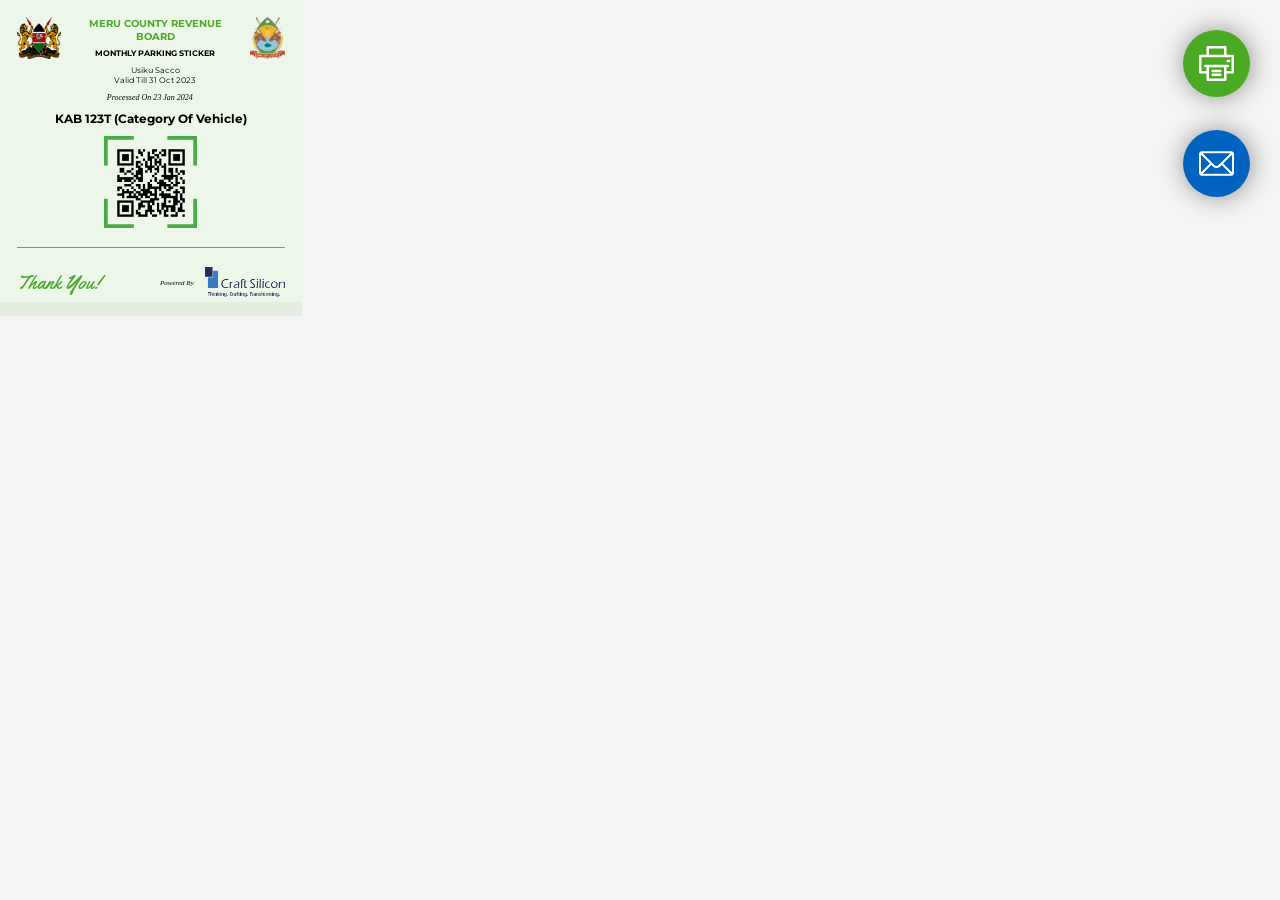
<file: PrintDocs/Parking Sticker/index.html>
<!DOCTYPE html>
<html lang="en-US">

<!-- Mirrored from html.physcode.com/travel/home-2.html by HTTrack Website Copier/3.x [XR&CO'2014], Tue, 11 Feb 2020 16:05:20 GMT -->

<head>
    <meta http-equiv="Content-Type" content="text/html; charset=UTF-8">
    <meta name="viewport" content="width=device-width, initial-scale=1">
    <title>Homa Bay County Parking Sticker</title>
    <link rel="shortcut icon" href="images/favicon.png" type="image/x-icon">
    <link rel="preconnect" href="https://fonts.googleapis.com">
    <link rel="preconnect" href="https://fonts.gstatic.com" crossorigin>
    <link href="https://fonts.googleapis.com/css2?family=Montserrat:ital,wght@0,100;0,200;0,300;0,400;0,500;0,600;0,700;0,800;0,900;1,100;1,200;1,300;1,400;1,500;1,600;1,700;1,800;1,900&display=swap" rel="stylesheet">
    <link rel="preconnect" href="https://fonts.googleapis.com">
    <link rel="preconnect" href="https://fonts.gstatic.com" crossorigin>
    <link href="https://fonts.googleapis.com/css2?family=Yellowtail&display=swap" rel="stylesheet">

    <style>
        * {
            box-sizing: border-box;
            font-family: 'Montserrat', sans-serif;
            -webkit-print-color-adjust: exact !important;
            /* Chrome, Safari */
            color-adjust: exact !important;
            /*Firefox*/
        }
        
        .print-btn {
            display: flex;
            z-index: 1000000000;
            position: fixed;
            background: #4aaa23;
            color: white;
            top: 30px;
            right: 30px;
            border-radius: 50%;
            padding: 1rem;
            margin: 0px;
            border: none;
            display: flex;
            justify-content: center;
            align-items: center;
            box-shadow: 1px 0px 20px 4px rgb(136 136 136 / 65%);
            cursor: pointer;
            transition: 0.4s;
        }
        .email-doc{
            top: 130px;
            background: #0063c0;
        }
        .print-btn img {
            height: 35px;
        }
       
        @media print {
            .print-btn {
                display: none;
            }
            body {
                margin: 0px !important;
                padding: 0px !important;
                background-color: white;
            }
            @page {
                /* size: auto; */
                /* auto is the initial value */
                /* this affects the margin in the printer settings */
                /* width: 210mm;*/
                /* height: 297mm; */
                size: A4 portrait;
                margin: 0px;
                margin-bottom: 0px;
                margin: 0px;
            }
        }
        
        @page {
            /* size: auto; */
            /* auto is the initial value */
            /* this affects the margin in the printer settings */
            /* width: 210mm;
                height: 297mm; */
            size: A4 portrait;
            margin: 0px;
            margin-bottom: 0px;
            margin: 0px;
        }
    </style>
</head>

<body style="padding: 0px; margin: 0px; font-family: 'Montserrat', sans-serif; background-color: #a2a2a21c;box-sizing: border-box;">

    <button class="print-btn" onclick="window.print()"><img src="assets/printer.svg" alt="Printer Icon"></button>
    <button class="print-btn email-doc" title="send On Email"><img src="assets/email-icon.png" alt="Printer Icon "></button>


    <page class="page" style="width: 80mm; height:80mm; display: flex; position: relative; flex-flow: column; background-color: white;background-image: url("assets/backgroundPtn.png"); ">
        <!-- main content -->
        <div style="padding: 4.5mm; background-color: rgb(119 191 90 / 13%); ">
            <header style="display: flex;position: relative; width: 100%; justify-content: space-between; ">
                <div>
                    <img src="assets/Coat_of_arms_of_Kenya_(Official).svg.png" style="height: 11mm; margin-right: 0mm;">
                </div>
                <div style="text-align: center; margin-right: 2.5mm; margin-left: 2.5mm;">
                    <h2 style="                    
                        margin-top: 0px;
                        font-size: 10px;
                        text-transform: uppercase;
                        color: #4ca82c;
                        font-weight: 700;
                        margin-bottom: 1.2mm;
                        padding-bottom: 0px;
                    
                    ">
                       Meru County Revenue Board
                    </h2>

                    <h4 style="padding: 0px;
                    margin: 0px;
                    font-size: 8px;
                    display: non;
                    font-weight: bold; text-transform: uppercase; margin-bottom: 2mm;">
                        Monthly Parking Sticker
                    </h4>

                    <h4 style="padding: 0px;
                    margin: 0px;
                    font-size: 8px;
                    font-weight: 400;">
                       Usiku Sacco<br>
                       Valid Till 31 Oct 2023
                    </h4>

                    <h4 style="padding: 0px;
                    margin: 0px;
                    font-size: 8px;
                    font-weight: 400; font-style: italic; font-family: 'Times New Roman', Times, serif; margin-top: 2mm;">
                       <span style="font-style: italic; font-family: 'Times New Roman', Times, serif; margin-right: 3mm;">Processed On 23 Jan 2024</span>  
                    </h4>

                </div>
                <div>
                    <img src="assets/homa-bay.png" style="height: 11mm; margin-right: 0mm;">
                </div>
                
            </header>
            <div>
                <img src="assets/green-line.png" style="width: 100%; display: none;">
            </div>

            <!-- contact information and QR code -->
            <div style="display: flex; justify-content: center;">

                <!-- contact information -->
                <div style="font-size: 12px;align-items: center; justify-content: center; padding: 2.5mm; flex-flow: column; display: flex;">
                    <p style="padding: 0px; margin: 0px; padding-bottom: 2.5mm; text-align: center; text-transform: capitalize; font-weight: bold;">KAB 123T (Category Of Vehicle)</p>
                    <div style="position: relative; display: flex; ">
                        <img src="assets/code-demo.png" style="height: 22.6mm; margin: 1.25mm;">
                        <img src="assets/camera-frame.svg" style="
                        position: absolute;
                        left: 0;
                        height: 24.6mm;
                    ">
                       
                    </div>

                   
                    

                    

                </div>

              
            </div>

            <!-- the table -->

            <!-- the table contents -->
           

            <div>
                <img src="assets/green-line.png" style="width: 100%; margin-bottom: 2mm; margin-top: 2mm;">
            </div>

            <div style="display: flex; align-items: center; justify-content: space-between; margin-top: 2mm;">
                <span style="font-family: 'Yellowtail', cursive;  color: #4ca82c; line-height: 0.9; font-size: 20px;">Thank You!</span>
                <div style="display: flex; display: non; align-items: center; justify-content: center; font-size: 7px; margin-left: 2.5mm; text-transform: uppercase;">
                    <p style="text-transform: capitalize; font-family: 'Times New Roman', Times, serif; font-style:italic;">Powered By </p>

                    <div>
                        <img style="
                        height: 8mm;
                        margin-left: 3mm;" src="assets/CS_Logo_web.png" alt="">
                    </div>
                   

                </div>
            </div>

           
        </div>

        
    </page>

    
</body>

<!-- Mirrored from html.physcode.com/travel/home-2.html by HTTrack Website Copier/3.x [XR&CO'2014], Tue, 11 Feb 2020 16:05:27 GMT -->

</html>
</file>
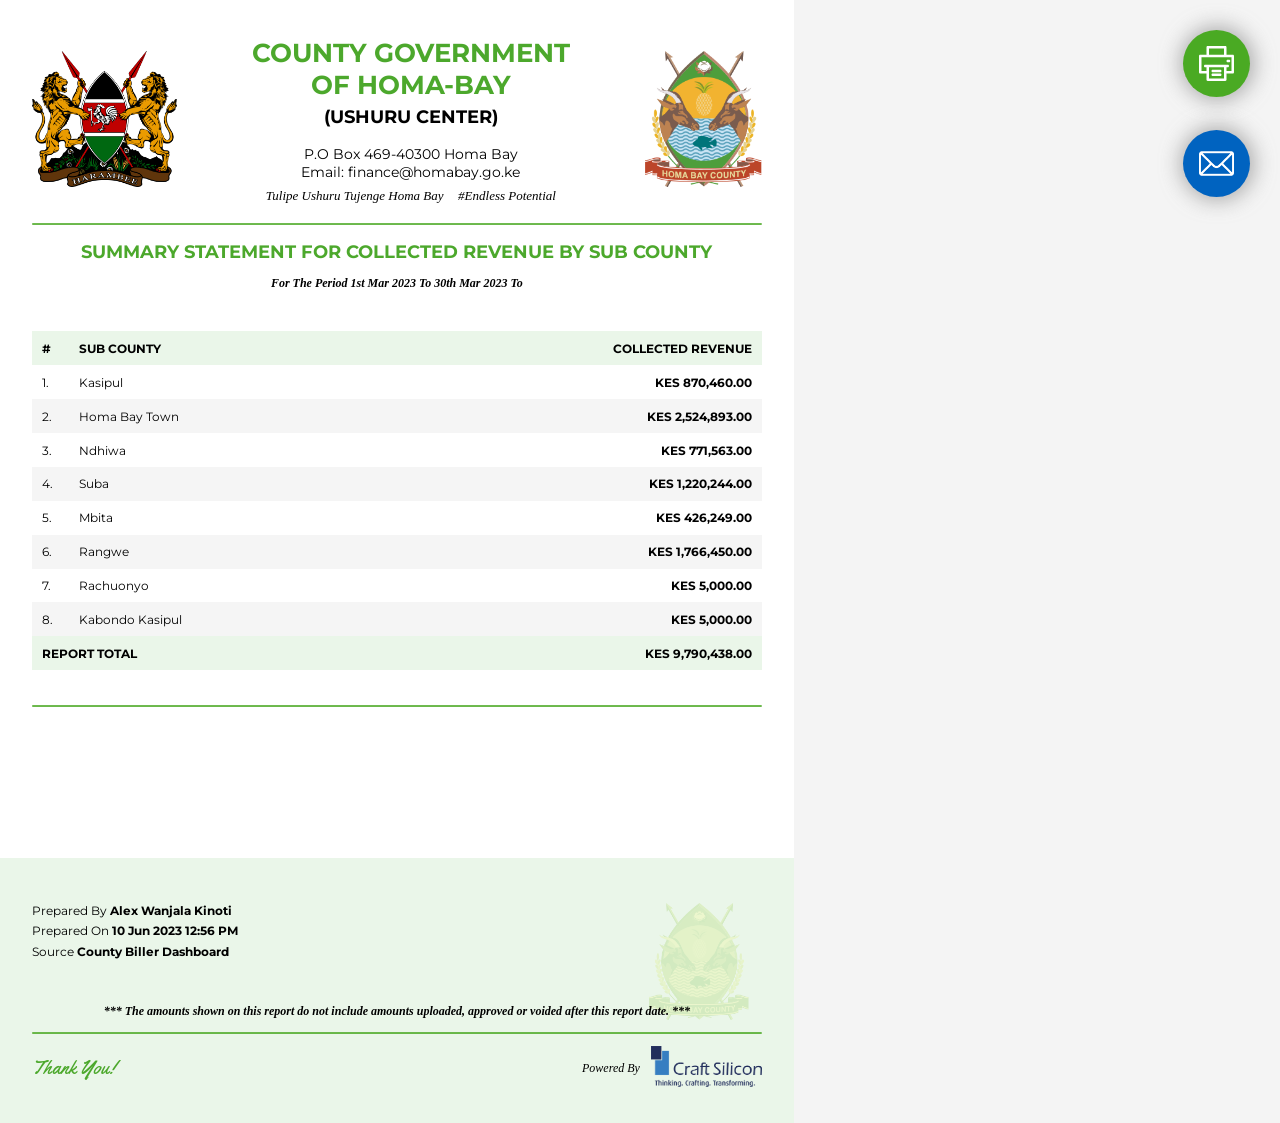
<file: PrintDocs/Print Header/index.html>
<!DOCTYPE html>
<html lang="en-US">

<!-- Mirrored from html.physcode.com/travel/home-2.html by HTTrack Website Copier/3.x [XR&CO'2014], Tue, 11 Feb 2020 16:05:20 GMT -->

<head>
    <meta http-equiv="Content-Type" content="text/html; charset=UTF-8">
    <meta name="viewport" content="width=device-width, initial-scale=1">
    <title>Homa Bay County Documents Header</title>
    <link rel="shortcut icon" href="images/favicon.png" type="image/x-icon">
    <link rel="preconnect" href="https://fonts.googleapis.com">
    <link rel="preconnect" href="https://fonts.gstatic.com" crossorigin>
    <link href="https://fonts.googleapis.com/css2?family=Montserrat:ital,wght@0,100;0,200;0,300;0,400;0,500;0,600;0,700;0,800;0,900;1,100;1,200;1,300;1,400;1,500;1,600;1,700;1,800;1,900&display=swap" rel="stylesheet">
    <link rel="preconnect" href="https://fonts.googleapis.com">
    <link rel="preconnect" href="https://fonts.gstatic.com" crossorigin>
    <link href="https://fonts.googleapis.com/css2?family=Yellowtail&display=swap" rel="stylesheet">

    <style>
        * {
            box-sizing: border-box;
            font-family: 'Montserrat', sans-serif;
            -webkit-print-color-adjust: exact !important;
            /* Chrome, Safari */
            color-adjust: exact !important;
            /*Firefox*/
        }
        
        .print-btn {
            display: flex;
            z-index: 1000000000;
            position: fixed;
            background: #4aaa23;
            color: white;
            top: 30px;
            right: 30px;
            border-radius: 50%;
            padding: 1rem;
            margin: 0px;
            border: none;
            display: flex;
            justify-content: center;
            align-items: center;
            box-shadow: 1px 0px 20px 4px rgb(136 136 136 / 65%);
            cursor: pointer;
            transition: 0.4s;
        }
        .email-doc{
            top: 130px;
            background: #0063c0;
        }
        .print-btn img {
            height: 35px;
        }
        table {
            width: 100%;
            border-collapse: collapse;
        }

        th, td {
            padding: 10px;
        }

        tbody tr:nth-child(even) {
            background-color: #0000000a;
        }

        tbody tr:nth-child(odd) {
            background-color: white;
            color: black;
        }
        
        @media print {
            .print-btn {
                display: none;
            }
            body {
                margin: 0px !important;
                padding: 0px !important;
                background-color: white;
            }
            @page {
                /* size: auto; */
                /* auto is the initial value */
                /* this affects the margin in the printer settings */
                /* width: 210mm;*/
                /* height: 297mm; */
                size: A4 portrait;
                margin: 0px;
                margin-bottom: 0px;
                margin: 0px;
            }
        }
        
        @page {
            /* size: auto; */
            /* auto is the initial value */
            /* this affects the margin in the printer settings */
            /* width: 210mm;
                height: 297mm; */
            size: A4 portrait;
            margin: 0px;
            margin-bottom: 0px;
            margin: 0px;
        }
    </style>
</head>

<body style="padding: 0px; margin: 0px; font-family: 'Montserrat', sans-serif; background-color: #a2a2a21c;box-sizing: border-box;">

    <button class="print-btn" onclick="window.print()"><img src="assets/printer.svg" alt="Printer Icon"></button>
    <button class="print-btn email-doc" title="send On Email"><img src="assets/email-icon.png" alt="Printer Icon "></button>


    <page class="page" style="width: 210mm; height:297mm; display: flex; position: relative; flex-flow: column; background-color: white;">
        <!-- main content -->
        <div style="padding: 8.5mm;">
            <header style="display: flex; height: 47mm; align-items: center; position: relative; width: 100%; justify-content: space-between;">
                <div>
                    <img src="assets/Coat_of_arms_of_Kenya_(Official).svg.png" style="height: 36mm; margin-right: 0mm;">
                </div>
                <div style="text-align: center; margin-right: 8.5mm; margin-left: 8.5mm;">
                    <h2 style="                    
                        margin-top: 0px;
                        font-size: 26px;
                        text-transform: uppercase;
                        color: #4ca82c;
                        font-weight: 700;
                        margin-bottom: 1.2mm;
                        padding-bottom: 0px;
                    
                    ">
                       County Government <br> Of Homa-Bay
                    </h2>

                    <h4 style="padding: 0px;
                    margin: 0px;
                    font-size: 18px;
                    font-weight: bold; text-transform: uppercase; margin-bottom: 4.5mm;">
                        (Ushuru Center)
                    </h4>

                    <h4 style="padding: 0px;
                    margin: 0px;
                    font-size: 14px;
                    font-weight: 400;">
                       P.O Box 469-40300 Homa Bay <br>
                       Email: finance@homabay.go.ke
                    </h4>

                    <h4 style="padding: 0px;
                    margin: 0px;
                    font-size: 13px;
                    font-weight: 400; font-style: italic; font-family: 'Times New Roman', Times, serif; margin-top: 2mm;">
                       <span style="font-style: italic; font-family: 'Times New Roman', Times, serif; margin-right: 3mm;">Tulipe Ushuru Tujenge Homa Bay</span>  
                       <span style="font-style: italic; font-family: 'Times New Roman', Times, serif;">#Endless Potential</span>
                    </h4>

                </div>
                <div>
                    <img src="assets/homa-bay.png" style="height: 36mm; margin-right: 0mm;">
                </div>
                
            </header>
            <div>
                <img src="assets/green-line.png" style="width: 100%;">
            </div>

            <!-- contact information and QR code -->
            <div style="display: flex; justify-content: center;">

                <!-- contact information -->
                <div style="font-size: 12px;">
                    <h2 style="                    
                        margin-top: 0px;
                        font-size: 18px;
                        text-transform: uppercase;
                        color: #4ca82c;
                        font-weight: 700;
                        margin-bottom: 3.3mm;
                        margin-top:3.3mm;
                        padding-bottom: 0px;
                        text-align: center;
                    
                    ">
                        Summary Statement for collected revenue by Sub County
                    </h2>

                    <p style="padding: 0px; margin: 0px; padding-bottom: 1.5mm; text-align: center; text-transform: capitalize; font-family: 'Times New Roman', Times, serif; font-style: italic; font-weight: bold;">For the period 1st Mar 2023 To 30th Mar 2023 To  </p>
                    

                    

                </div>

              
            </div>

            <!-- the table -->

            <!-- the table contents -->
            <table style="margin-top:9.3mm; margin-bottom: 9.3mm; border-spacing: initial; min-height: 70mm; text-transform: capitalize; width: 100%;">
                <thead class="" style="text-transform: uppercase;
                font-weight: 700;
                font-size: 12px;
                background: #eaf6e9;
                padding: 2.5mm;">
                    <tr>
                        <td style="padding: 2.5mm; width: 10mm;">#</td>
                        <td style="padding: 2.5mm;">Sub County</td>
                        <td style="text-align: right; padding: 2.5mm; width: 50mm;">Collected Revenue</td>
                    </tr>

                </thead>
                <tbody style="font-size: 12px;">
                    <tr>
                        <td style="padding: 2.5mm;">1.</td>
                        <td style="padding: 2.5mm;">Kasipul</td>
                        <td style="text-align: right; padding: 2.5mm;">
                            <strong>KES 870,460.00</strong>
                        </td>
                    </tr>

                    <tr>
                        <td style="padding: 2.5mm;">2.</td>
                        <td style="padding: 2.5mm;">Homa Bay Town</td>
                        <td style="text-align: right; padding: 2.5mm;">
                            <strong>KES 2,524,893.00</strong>
                        </td>
                    </tr>

                    <tr>
                        <td style="padding: 2.5mm;">3.</td>
                        <td style="padding: 2.5mm;">Ndhiwa</td>
                        <td style="text-align: right; padding: 2.5mm;">
                            <strong>KES 771,563.00</strong>
                        </td>
                    </tr>

                    <tr>
                        <td style="padding: 2.5mm;">4.</td>
                        <td style="padding: 2.5mm;">Suba</td>
                        <td style="text-align: right; padding: 2.5mm;">
                            <strong>KES 1,220,244.00</strong>
                        </td>
                    </tr>

                    <tr>
                        <td style="padding: 2.5mm;">5.</td>
                        <td style="padding: 2.5mm;">Mbita</td>
                        <td style="text-align: right; padding: 2.5mm;">
                            <strong>KES 426,249.00</strong>
                        </td>
                    </tr>

                    <tr>
                        <td style="padding: 2.5mm;">6.</td>
                        <td style="padding: 2.5mm;">Rangwe</td>
                        <td style="text-align: right; padding: 2.5mm;">
                            <strong>KES 1,766,450.00</strong>
                        </td>
                    </tr>

                    <tr>
                        <td style="padding: 2.5mm;">7.</td>
                        <td style="padding: 2.5mm;">Rachuonyo</td>
                        <td style="text-align: right; padding: 2.5mm;">
                            <strong>KES 5,000.00</strong>
                        </td>
                    </tr>

                    <tr>
                        <td style="padding: 2.5mm;">8.</td>
                        <td style="padding: 2.5mm;">Kabondo Kasipul</td>
                        <td style="text-align: right; padding: 2.5mm;">
                            <strong>KES 5,000.00</strong>
                        </td>
                    </tr>



                </tbody>
                <thead class="" style="text-transform: uppercase;
                font-weight: 700;
                font-size: 12px;
                background: #eaf6e9;
                padding: 2.5mm;">
                    <tr>
                        <th  style="padding: 2.5mm; text-align: left;" colspan="2" >Report Total</th>
                        
                        <th style="text-align: right; padding: 2.5mm; width: 50mm;">KES 9,790,438.00</th>
                    </tr>

                </thead>
            </table>

            <div>
                <img src="assets/green-line.png" style="width: 100%; margin-bottom: 4mm;">
            </div>

           
        </div>

        <!-- the footer starts here -->
        <div style="padding: 8.5mm;width: 100%;background-color: #eaf6e9;margin-top: 9mm;
        display: flex;flex-flow: column;align-items: baseline;justify-content: space-between;
        position: absolute;
        height: 70mm;
        bottom: 0mm;">
            <div style="display: flex;justify-content: space-between;width: 100%;">

                <div style="font-size: 12px;padding-top:3.3mm;">
                    <h2 style="                    
                        margin-top: 0px;
                        font-size: 18px;
                        text-transform: uppercase;
                        color: #4ca82c;
                        font-weight: 700;
                        margin-bottom: 3.3mm;                        
                        padding-bottom: 0px;
                        text-transform: uppercase;
                        display: none;
                    
                    ">
                        Our Digital Platforms
                    </h2>

                    <p style="padding: 0px; margin: 0px; padding-bottom: 1.5mm;">Prepared By <strong>Alex Wanjala Kinoti</strong></p>
                    <p style="padding: 0px; margin: 0px; padding-bottom: 1.5mm;">Prepared On  <strong>10 Jun 2023 12:56 PM</strong></p>
                    <p style="padding: 0px; margin: 0px; padding-bottom: 1.5mm;">Source  <strong>County Biller Dashboard</strong></p>
                </div>

                <div style="padding-top:3.3mm;padding-left: 17.3mm;">
                    <div style="display: flex; margin-bottom: 4mm; justify-content: center; align-items: center;">
                        <img src="assets/homabay-chrome.png" style="
                        margin-right: 3.3mm;
                        height: 31mm;
                        opacity: 25%;
                    ">
                    </div>

                    

                </div>

            </div>

            <footer style="position: relative; width: 100%;">
                <div style="position: absolute; bottom: 0mm;">

                    <div>
                        
                        <p style="padding-bottom: 0px;margin-bottom:0px;font-size: 12px;margin-top: 0mm; font-family: 'Times New Roman', Times, serif; font-style: italic; font-weight: bold; text-align: center;">*** The amounts shown on this report do not include amounts uploaded, approved or voided after this report date. ***</p>

                        <img src="assets/green-line.png" style="width: 100%;">
                    </div>
                    <div style="display: flex; align-items: center; justify-content: space-between; margin-top: 2mm;">
                        <span style="font-family: 'Yellowtail', cursive;  color: #4ca82c; line-height: 0.9; font-size: 20px;">Thank You!</span>
                        <div style="display: flex; display: non; align-items: center; justify-content: center; font-size: 12px; margin-left: 8.5mm; text-transform: uppercase;">
                            <p style="text-transform: capitalize; font-family: 'Times New Roman', Times, serif; font-style:italic;">Powered By </p>

                            <div>
                                <img style="
                                height: 11mm;
                                margin-left: 3mm;" src="assets/CS_Logo_web.png" alt="">
                            </div>
                           

                        </div>
                    </div>
                </div>
            </footer>



        </div>
    </page>

    
</body>

<!-- Mirrored from html.physcode.com/travel/home-2.html by HTTrack Website Copier/3.x [XR&CO'2014], Tue, 11 Feb 2020 16:05:27 GMT -->

</html>
</file>
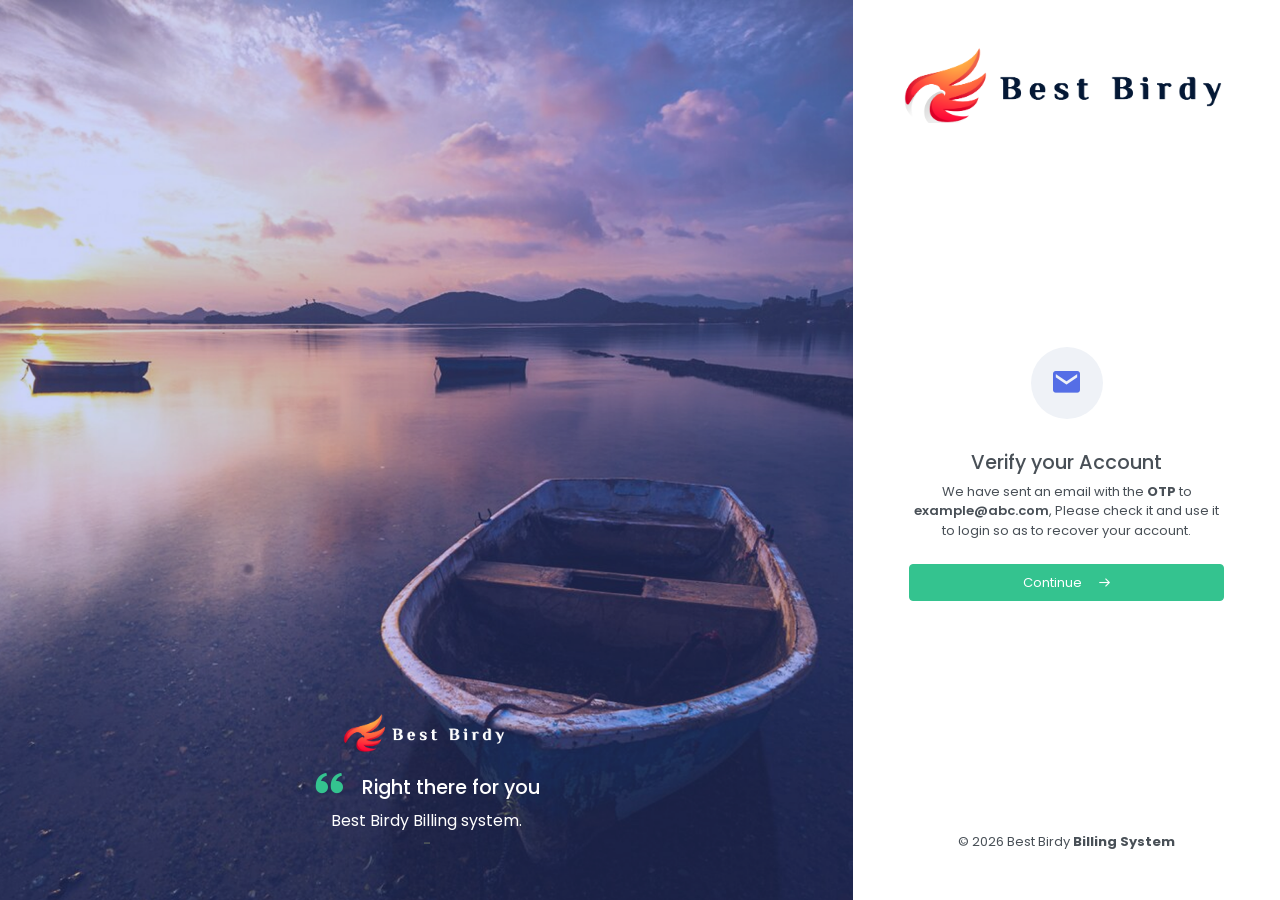
<file: auth-email-verification.html>
<!doctype html>
<html lang="en">


<!-- auth-email-verification-2.html by HTTrack Website Copier/3.x [XR&CO'2014], Wed, 26 Jan 2022 14:02:37 GMT -->

<head>

    <meta charset="utf-8" />
    <title>Email Verification | Best Birdy</title>
    <meta name="viewport" content="width=device-width, initial-scale=1.0">
    <meta content="Keep your finances and membership up to date" name="description" />
    <meta content="Kelvin Njuguna Ndungu" name="author" />
    <!-- App favicon -->
    <link rel="shortcut icon" href="assets/images/favicon.svg">

    <!-- owl.carousel css -->
    <link rel="stylesheet" href="assets/libs/owl.carousel/assets/owl.carousel.min.css">

    <link rel="stylesheet" href="assets/libs/owl.carousel/assets/owl.theme.default.min.css">

    <!-- Bootstrap Css -->
    <link href="assets/css/bootstrap.min.css" id="bootstrap-style" rel="stylesheet" type="text/css" />
    <!-- Icons Css -->
    <link href="assets/css/icons.min.css" rel="stylesheet" type="text/css" />
    <!-- App Css-->
    <link href="assets/css/app.min.css" id="app-style" rel="stylesheet" type="text/css" />
    <!-- custom Css-->
    <link href="assets/css/custom.css" id="app-style" rel="stylesheet" type="text/css" />

</head>

<body class="auth-body-bg">

    <div>
        <div class="container-fluid p-0">
            <div class="row g-0">

                <div class="col-xl-8 col-lg-8">
                    <div class="auth-full-bg pt-lg-5 p-4">
                        <div class="w-100">
                            <div class="bg-overlay"></div>
                            <div class="d-flex h-100 flex-column">

                                <div class="p-4 mt-auto">
                                    <div class="row justify-content-center">
                                        <div class="col-lg-7">
                                            <div class="text-center">
                                                <img src="assets/images/logo-text-white.png" alt="Nouveta Logo" class="img mb-3" style="width: 170px;">


                                                <h4 class="mb-0 text-white"><i class="bx bxs-quote-alt-left text-success h1 align-middle me-3"></i>Right there for you</span></h4>
                                                <p class="font-size-16 text-white mb-0">Best Birdy Billing system. </p>
                                                <strong>-</strong>

                                            </div>
                                        </div>
                                    </div>
                                </div>
                            </div>
                        </div>
                    </div>
                </div>
                <!-- end col -->

                <div class="col-xl-4 col-md-4">
                    <div class="auth-full-page-content p-md-5 p-4">
                        <div class="w-100">

                            <div class="d-flex flex-column h-100">
                                <div class="mb-4 mb-md-5">
                                    <a href="index.html" class="d-block auth-logo">
                                        <img src="assets/images/color-logo.png" alt="" height="18" class="auth-logo-dark">
                                        <img src="assets/images/logo-light.png" alt="" height="18" class="auth-logo-light">
                                    </a>
                                </div>
                                <div class="my-auto">

                                    <div class="text-center">

                                        <div class="avatar-md mx-auto">
                                            <div class="avatar-title rounded-circle bg-light">
                                                <i class="bx bxs-envelope h1 mb-0 text-primary"></i>
                                            </div>
                                        </div>
                                        <div class="p-2 mt-4">
                                            <h4>Verify your Account</h4>
                                            <p>We have sent an email with the <strong>OTP</strong> to <span class="fw-semibold">example@abc.com</span>, Please check it and use it to login so as to recover your account.</p>
                                            <div class="mt-4">
                                                <a href="auth-two-step-verification.html" class="btn btn-success w-md d-flex align-items-center justify-content-center">Continue <i class="pl-3 dripicons-arrow-thin-right d-flex justify-content-center align-items-center"></i></a>
                                            </div>
                                        </div>
                                    </div>
                                </div>

                                <div class="mt-4 mt-md-5 text-center">
                                    <p class="mb-0">©
                                        <script>
                                            document.write(new Date().getFullYear())
                                        </script> Best Birdy <strong>Billing System</strong></p>
                                </div>
                            </div>


                        </div>
                    </div>
                </div>
                <!-- end col -->
            </div>
            <!-- end row -->
        </div>
        <!-- end container-fluid -->
    </div>

    <!-- JAVASCRIPT -->
    <script src="assets/libs/jquery/jquery.min.js"></script>
    <script src="assets/libs/bootstrap/js/bootstrap.bundle.min.js"></script>
    <script src="assets/libs/metismenu/metisMenu.min.js"></script>
    <script src="assets/libs/simplebar/simplebar.min.js"></script>
    <script src="assets/libs/node-waves/waves.min.js"></script>

    <!-- owl.carousel js -->
    <script src="assets/libs/owl.carousel/owl.carousel.min.js"></script>

    <!-- auth-2-carousel init -->
    <script src="assets/js/pages/auth-2-carousel.init.js"></script>

    <!-- App js -->
    <script src="assets/js/app.js"></script>

</body>

<!-- auth-email-verification-2.html by HTTrack Website Copier/3.x [XR&CO'2014], Wed, 26 Jan 2022 14:02:37 GMT -->

</html>
</file>
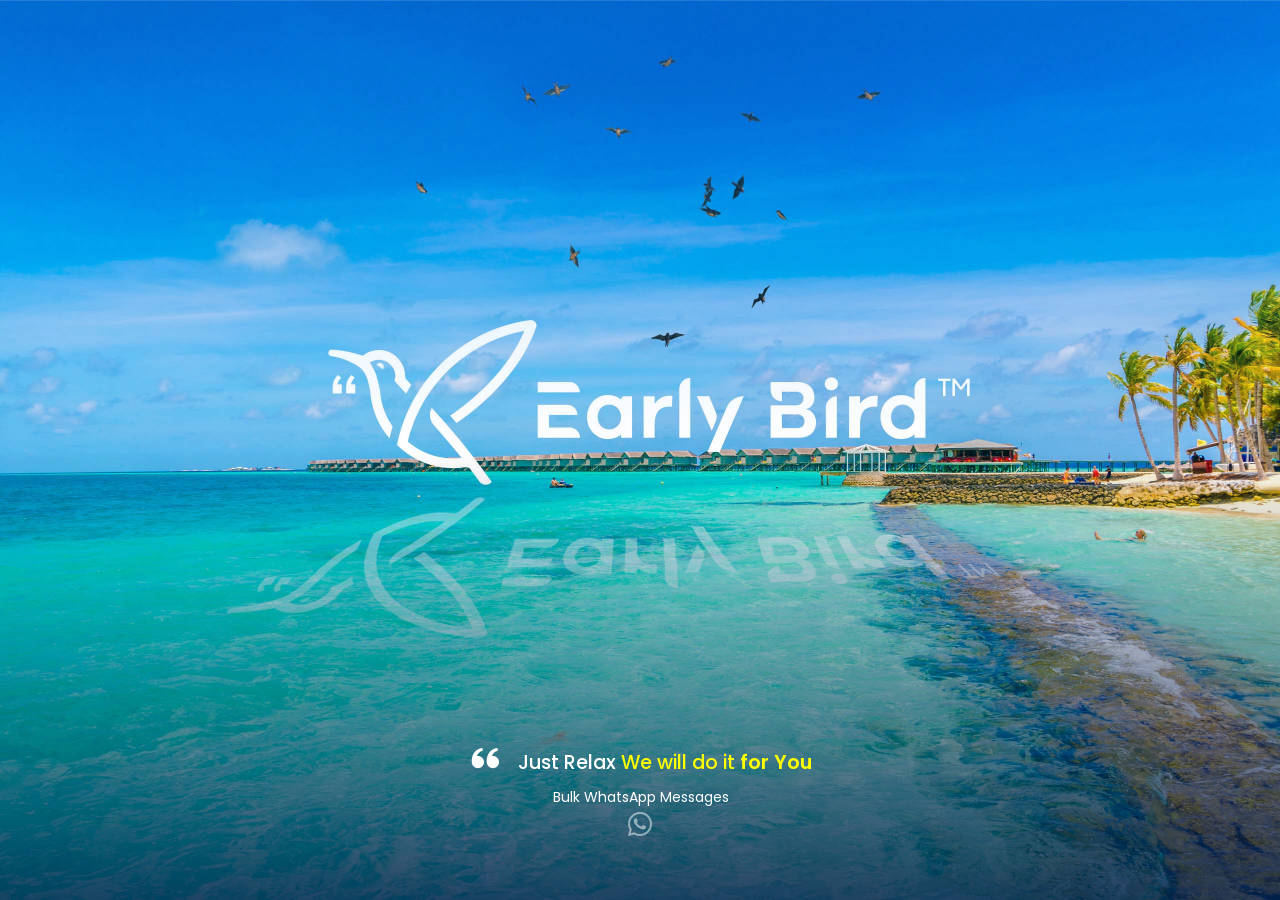
<file: auth-landing.html>
<!doctype html>
<html lang="en">


<!-- auth-login-2.html by HTTrack Website Copier/3.x [XR&CO'2014], Wed, 26 Jan 2022 14:02:33 GMT -->

<head>

    <meta charset="utf-8" />
    <title>Login | Best Birdy</title>
    <meta name="viewport" content="width=device-width, initial-scale=1.0">
    <meta content="Keep your finances and membership up to date" name="description" />
    <meta content="Kelvin Njuguna Ndungu" name="author" />
    <!-- App favicon -->
    <link rel="shortcut icon" href="assets/images/favicon.svg">

    <!-- owl.carousel css -->
    <link rel="stylesheet" href="assets/libs/owl.carousel/assets/owl.carousel.min.css">

    <link rel="stylesheet" href="assets/libs/owl.carousel/assets/owl.theme.default.min.css">

    <!-- Bootstrap Css -->
    <link href="assets/css/bootstrap.min.css" id="bootstrap-style" rel="stylesheet" type="text/css" />
    <!-- Icons Css -->
    <link href="assets/css/icons.min.css" rel="stylesheet" type="text/css" />
    <!-- App Css-->
    <link href="assets/css/app.min.css" id="app-style" rel="stylesheet" type="text/css" />
    <link href="assets/css/custom.css" id="app-style" rel="stylesheet" type="text/css" />

</head>

<body class="auth-body-bg">

    <div>
        <div class="container-fluid p-0">
            <div class="row g-0">

                <div class="col-12 display-two-container">
                    <div class="auth-full-bg pt-lg-5 p-4 h-100vh h-100">
                        <div class="w-100">
                            <div class="bg-overlay bg-overlay-2"></div>
                            <div class="d-flex h-100 flex-column">

                                <div class="p-4 mt-auto">
                                    <div class="row justify-content-center">
                                        <div class="col-lg-7">
                                            <div class="text-center">

                                                <h4 class="mb-0 text-white"><i class="bx bxs-quote-alt-left text-white h1 align-middle me-3"></i>Just Relax <span class="text-yellow"><span class="fw-medium ">We will do it</span> <span class="fw-bold">for You</span></span>
                                                </h4>

                                                <div dir="ltr">
                                                    <div class="owl-carousel owl-theme auth-review-carousel" id="auth-review-carousel">
                                                        <div class="item">
                                                            <div class="py-1">
                                                                <p class="font-14px mb-0 text-white mb-2">Bulk WhatsApp Messages</p>
                                                                <h1 class="bx bxl-whatsapp   font-30px opacity-50 text-white mb-0">
                                                                </h1>

                                                            </div>

                                                        </div>

                                                        <div class="item">
                                                            <div class="py-1">
                                                                <p class="font-14px mb-0 text-white mb-2">Send bulk SMSs</p>
                                                                <h1 class="mdi-message-bulleted font-30px opacity-50 text-white mdi mb-0">
                                                                </h1>

                                                            </div>
                                                        </div>
                                                        <div class="item">
                                                            <div class="py-1">
                                                                <p class="font-14px mb-0 text-white mb-2">Send bulk Emails</p>
                                                                <h1 class="mdi-email-multiple-outline font-30px opacity-50 text-white mdi mb-0">
                                                                </h1>

                                                            </div>
                                                        </div>
                                                        <div class="item">
                                                            <div class="py-1">
                                                                <p class="font-14px mb-0 text-white mb-2">Setting reminders</p>
                                                                <h1 class="dripicons-alarm text-white opacity-50 font-30 mb-0">
                                                                </h1>

                                                            </div>
                                                        </div>

                                                        <div class="item">
                                                            <div class="py-1">
                                                                <p class="font-14px mb-0 text-white mb-2 mb-2">Send Media files</p>
                                                                <h1 class="mdi-folder-multiple-image font-30px opacity-50 text-white mdi mb-0">
                                                                </h1>

                                                            </div>
                                                        </div>
                                                    </div>
                                                </div>
                                            </div>
                                        </div>
                                    </div>
                                </div>
                            </div>
                        </div>
                    </div>
                </div>

            </div>
            <!-- end row -->
        </div>
        <!-- end container-fluid -->
    </div>

    <!-- JAVASCRIPT -->
    <script src="assets/libs/jquery/jquery.min.js"></script>
    <script src="assets/libs/bootstrap/js/bootstrap.bundle.min.js"></script>
    <script src="assets/libs/metismenu/metisMenu.min.js"></script>
    <script src="assets/libs/simplebar/simplebar.min.js"></script>
    <script src="assets/libs/node-waves/waves.min.js"></script>

    <!-- owl.carousel js -->
    <script src="assets/libs/owl.carousel/owl.carousel.min.js"></script>

    <!-- auth-2-carousel init -->
    <script src="assets/js/pages/auth-2-carousel.init.js"></script>

    <!-- App js -->
    <script src="assets/js/app.js"></script>

</body>

<!-- auth-login-2.html by HTTrack Website Copier/3.x [XR&CO'2014], Wed, 26 Jan 2022 14:02:36 GMT -->

</html>
</file>
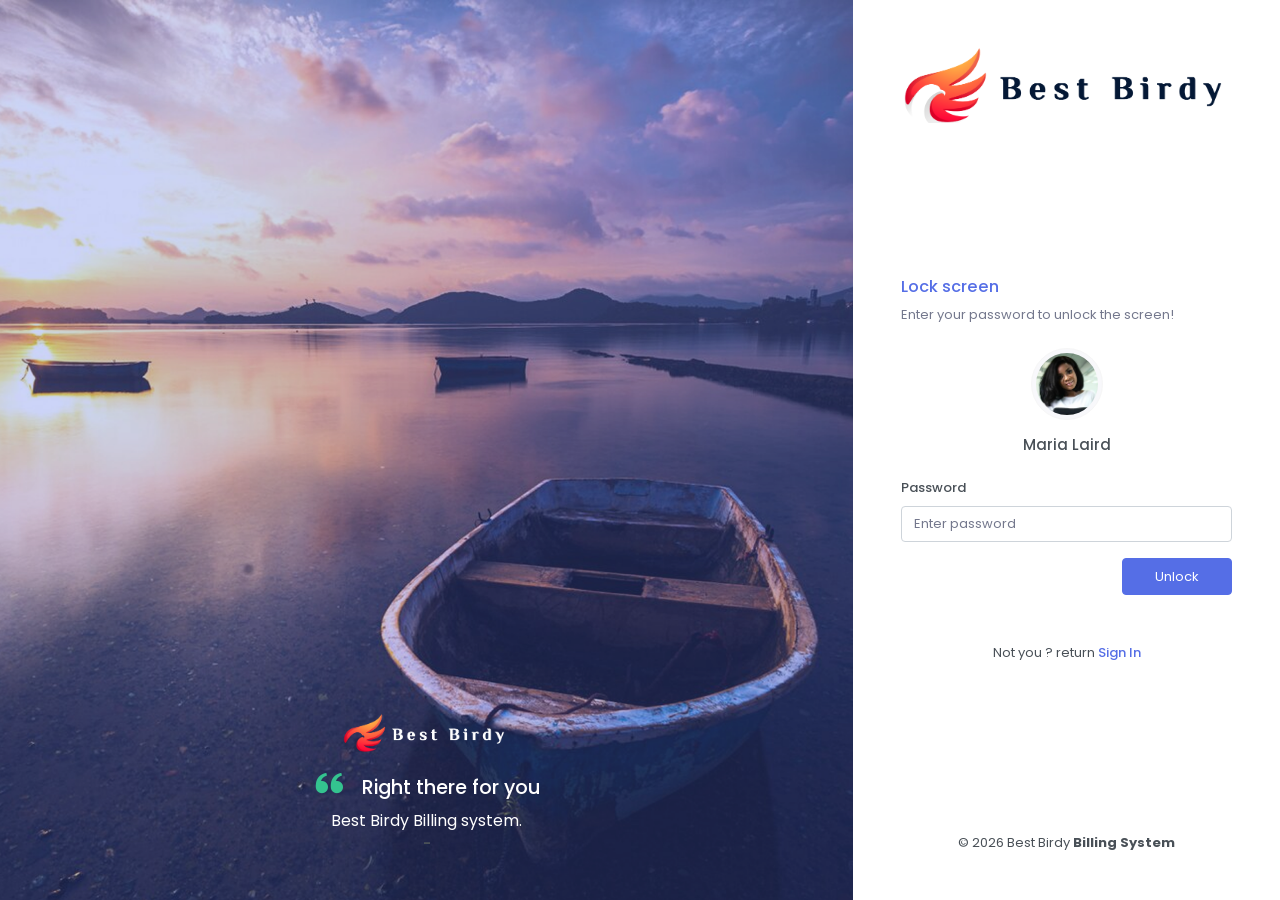
<file: auth-lock-screen.html>
<!doctype html>
<html lang="en">


<!-- Mirrored from themesbrand.com/skote-django/layouts/auth-lock-screen-2.html by HTTrack Website Copier/3.x [XR&CO'2014], Wed, 26 Jan 2022 14:02:37 GMT -->

<head>

    <meta charset="utf-8" />
    <title>Lock Screen | Best Birdy</title>
    <meta name="viewport" content="width=device-width, initial-scale=1.0">
    <meta content="Keep your finances and membership up to date" name="description" />
    <meta content="Kelvin Njuguna Ndungu" name="author" />
    <!-- App favicon -->
    <link rel="shortcut icon" href="assets/images/favicon.ico">

    <!-- owl.carousel css -->
    <link rel="stylesheet" href="assets/libs/owl.carousel/assets/owl.carousel.min.css">

    <link rel="stylesheet" href="assets/libs/owl.carousel/assets/owl.theme.default.min.css">

    <!-- Bootstrap Css -->
    <link href="assets/css/bootstrap.min.css" id="bootstrap-style" rel="stylesheet" type="text/css" />
    <!-- Icons Css -->
    <link href="assets/css/icons.min.css" rel="stylesheet" type="text/css" />
    <!-- App Css-->
    <link href="assets/css/app.min.css" id="app-style" rel="stylesheet" type="text/css" />
    <link href="assets/css/custom.css" id="app-style" rel="stylesheet" type="text/css" />

</head>

<body class="auth-body-bg">

    <div>
        <div class="container-fluid p-0">
            <div class="row g-0">

                <div class="col-xl-8 col-lg-8">
                    <div class="auth-full-bg pt-lg-5 p-4">
                        <div class="w-100">
                            <div class="bg-overlay"></div>
                            <div class="d-flex h-100 flex-column">

                                <div class="p-4 mt-auto">
                                    <div class="row justify-content-center">
                                        <div class="col-lg-7">
                                            <div class="text-center">
                                                <img src="assets/images/logo-text-white.png" alt="Nouveta Logo" class="img mb-3" style="width: 170px;">


                                                <h4 class="mb-0 text-white"><i class="bx bxs-quote-alt-left text-success h1 align-middle me-3"></i>Right there for you</span></h4>
                                                <p class="font-size-16 text-white mb-0">Best Birdy Billing system. </p>
                                                <strong>-</strong>

                                            </div>
                                        </div>
                                    </div>
                                </div>
                            </div>
                        </div>
                    </div>
                </div>
                <!-- end col -->

                <div class="col-xl-4 col-md-4">
                    <div class="auth-full-page-content p-md-5 p-4">
                        <div class="w-100">

                            <div class="d-flex flex-column h-100">
                                <div class="mb-4 mb-md-5">
                                    <a href="index.html" class="d-block auth-logo">
                                        <img src="assets/images/color-logo.png" alt="" height="18" class="auth-logo-dark">
                                        <img src="assets/images/logo-light.png" alt="" height="18" class="auth-logo-light">
                                    </a>
                                </div>
                                <div class="my-auto">

                                    <div>
                                        <h5 class="text-primary">Lock screen</h5>
                                        <p class="text-muted">Enter your password to unlock the screen!</p>
                                    </div>

                                    <div class="mt-4">
                                        <form class="form-horizontal" action="index.html">

                                            <div class="user-thumb text-center mb-4">
                                                <img src="assets/images/users/avatar-1.jpg" class="rounded-circle img-thumbnail avatar-md" alt="thumbnail">
                                                <h5 class="font-size-15 mt-3">Maria Laird</h5>
                                            </div>


                                            <div class="mb-3">
                                                <label for="userpassword">Password</label>
                                                <input type="password" class="form-control" id="userpassword" placeholder="Enter password">
                                            </div>

                                            <div class="text-end">
                                                <button class="btn btn-primary w-md waves-effect waves-light" type="submit">Unlock</button>
                                            </div>

                                        </form>
                                        <div class="mt-5 text-center">
                                            <p>Not you ? return <a href="auth-login.html" class="fw-medium text-primary"> Sign In </a> </p>
                                        </div>
                                    </div>
                                </div>

                                <div class="mt-4 mt-md-5 text-center">
                                    <p class="mb-0">©
                                        <script>
                                            document.write(new Date().getFullYear())
                                        </script> Best Birdy <strong>Billing System</strong></p>
                                </div>
                            </div>


                        </div>
                    </div>
                </div>
                <!-- end col -->
            </div>
            <!-- end row -->
        </div>
        <!-- end container-fluid -->
    </div>

    <!-- JAVASCRIPT -->
    <script src="assets/libs/jquery/jquery.min.js"></script>
    <script src="assets/libs/bootstrap/js/bootstrap.bundle.min.js"></script>
    <script src="assets/libs/metismenu/metisMenu.min.js"></script>
    <script src="assets/libs/simplebar/simplebar.min.js"></script>
    <script src="assets/libs/node-waves/waves.min.js"></script>

    <!-- owl.carousel js -->
    <script src="assets/libs/owl.carousel/owl.carousel.min.js"></script>

    <!-- auth-2-carousel init -->
    <script src="assets/js/pages/auth-2-carousel.init.js"></script>

    <!-- App js -->
    <script src="assets/js/app.js"></script>

</body>

<!-- Mirrored from themesbrand.com/skote-django/layouts/auth-lock-screen-2.html by HTTrack Website Copier/3.x [XR&CO'2014], Wed, 26 Jan 2022 14:02:37 GMT -->

</html>
</file>
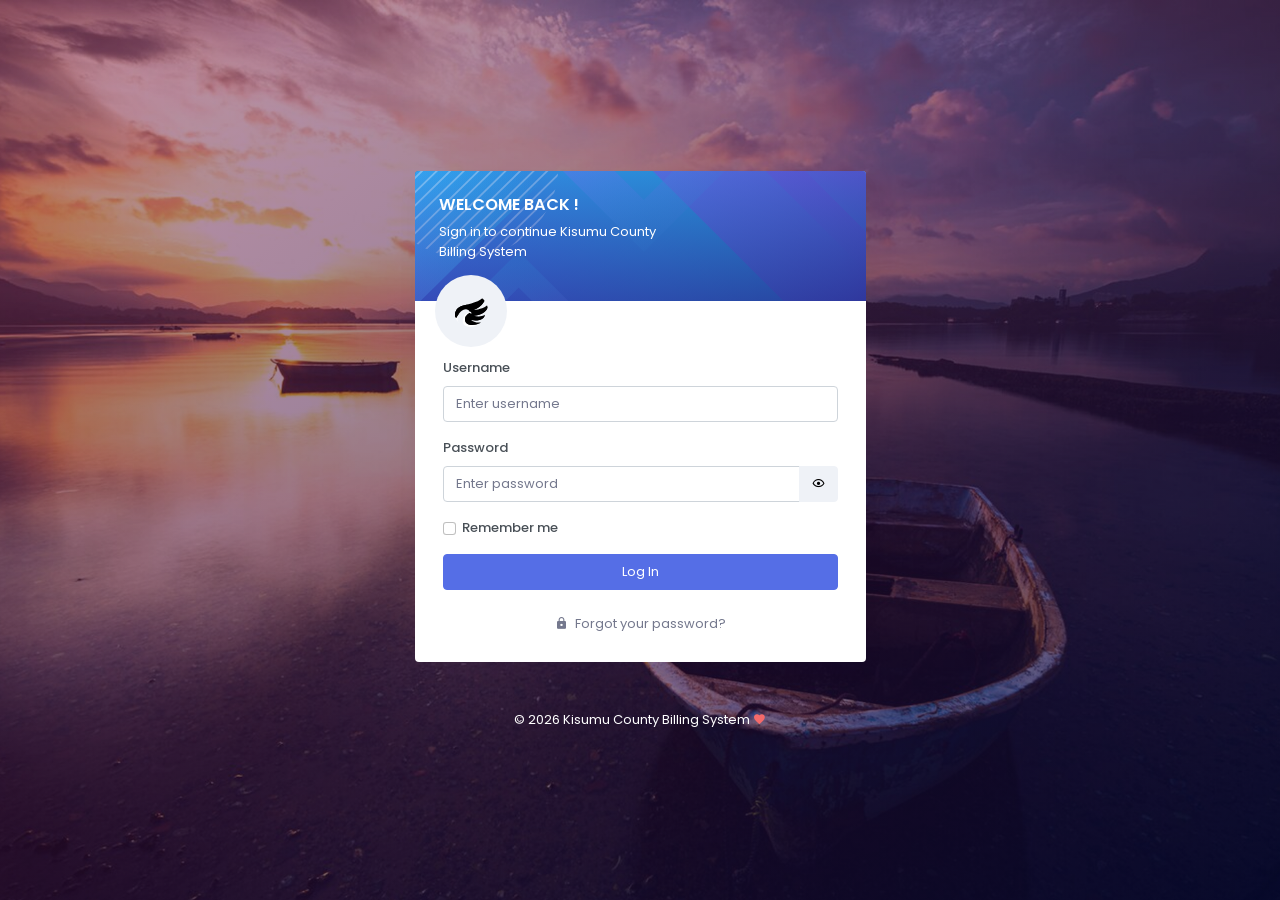
<file: auth-login-login2.html>
<!doctype html>
<html lang="en">

    
<!-- Mirrored from themesbrand.com/skote-django/layouts/auth-login.html by HTTrack Website Copier/3.x [XR&CO'2014], Thu, 16 Feb 2023 20:27:00 GMT -->
<head>
        
        <meta charset="utf-8" />
        <title>Login | Skote - Admin & Dashboard Template</title>
        <meta name="viewport" content="width=device-width, initial-scale=1.0">
        <meta content="Premium Multipurpose Admin & Dashboard Template" name="description" />
        <meta content="Themesbrand" name="author" />
        <!-- App favicon -->
        <link rel="shortcut icon" href="assets/images/favicon.ico">

        <!-- Bootstrap Css -->
        <link href="assets/css/bootstrap.min.css" id="bootstrap-style" rel="stylesheet" type="text/css" />
        <!-- Icons Css -->
        <link href="assets/css/icons.min.css" rel="stylesheet" type="text/css" />
        <!-- App Css-->
        <link href="assets/css/app.min.css" id="app-style" rel="stylesheet" type="text/css" />
        <link href="assets/css/custom.css" id="app-style" rel="stylesheet" type="text/css" />

    </head>

    <body>
        <div class="account-pages   pt-sm-5 single-login-page d-flex justify-content-center align-items-center">
            <div class="container">
                <div class="row justify-content-center">
                    <div class="col-md-8 col-lg-6 col-xl-5">
                        <div class="card overflow-hidden">
                            <div class=" bg-backgroung-pri">
                                <div class="row">
                                    <div class="col-8 z-index-3">
                                        <div class="text-primary p-4">
                                            <h5 class="text-primary fw-bold text-uppercase text-white">Welcome Back !</h5>
                                            <p class="text-white">Sign in to continue Kisumu County Billing System</p>
                                        </div>
                                    </div>
                                    <div class="col-5 align-self-end d-none">
                                        <img src="assets/images/profile-img.png" alt="" class="img-fluid">
                                    </div>
                                </div>
                            </div>
                            <div class="card-body pt-0"> 
                                <div class="auth-logo">
                                    <a href="index.html" class="auth-logo-light">
                                        <div class="avatar-md profile-user-wid mb-4">
                                            <span class="avatar-title rounded-circle bg-light">
                                                <img src="assets/images/logo-light.svg" alt="" class="rounded-circle" height="34">
                                            </span>
                                        </div>
                                    </a>

                                    <a href="index.html" class="auth-logo-dark">
                                        <div class="avatar-md profile-user-wid mb-4">
                                            <span class="avatar-title rounded-circle bg-light">
                                                <img src="assets/images/logo.svg" alt="" class="rounded-circle" height="34">
                                            </span>
                                        </div>
                                    </a>
                                </div>
                                <div class="p-2">
                                    <form class="form-horizontal" action="#">
        
                                        <div class="mb-3">
                                            <label for="username" class="form-label">Username</label>
                                            <input type="text" class="form-control" id="username" placeholder="Enter username">
                                        </div>
                
                                        <div class="mb-3">
                                            <label class="form-label">Password</label>
                                            <div class="input-group auth-pass-inputgroup">
                                                <input type="password" class="form-control" placeholder="Enter password" aria-label="Password" aria-describedby="password-addon">
                                                <button class="btn btn-light " type="button" id="password-addon"><i class="mdi mdi-eye-outline"></i></button>
                                            </div>
                                        </div>

                                        <div class="form-check">
                                            <input class="form-check-input" type="checkbox" id="remember-check">
                                            <label class="form-check-label" for="remember-check">
                                                Remember me
                                            </label>
                                        </div>
                                        
                                        <div class="mt-3 d-grid">
                                            <button class="btn btn-primary waves-effect waves-light" type="submit">Log In</button>
                                        </div>
            
                                        <div class="mt-4 text-center d-none">
                                            <h5 class="font-size-14 mb-3">Sign in with</h5>
            
                                            <ul class="list-inline">
                                                <li class="list-inline-item">
                                                    <a href="javascript::void()" class="social-list-item bg-primary text-white border-primary">
                                                        <i class="mdi mdi-facebook"></i>
                                                    </a>
                                                </li>
                                                <li class="list-inline-item">
                                                    <a href="javascript::void()" class="social-list-item bg-info text-white border-info">
                                                        <i class="mdi mdi-twitter"></i>
                                                    </a>
                                                </li>
                                                <li class="list-inline-item">
                                                    <a href="javascript::void()" class="social-list-item bg-danger text-white border-danger">
                                                        <i class="mdi mdi-google"></i>
                                                    </a>
                                                </li>
                                            </ul>
                                        </div>

                                        <div class="mt-4 text-center">
                                            <a href="auth-recoverpw.html" class="text-muted "><i class="mdi mdi-lock me-1"></i> Forgot your password?</a>
                                        </div>
                                    </form>
                                </div>
            
                            </div>
                        </div>
                        <div class="mt-5 text-center">
                            
                            <div>
                                 
                                <p class="text-white">© <script>document.write(new Date().getFullYear())</script> Kisumu County Billing System <i class="mdi mdi-heart text-danger"></i>  </p>
                            </div>
                        </div>

                    </div>
                </div>
            </div>
        </div>
        <!-- end account-pages -->

        <!-- JAVASCRIPT -->
        <script src="assets/libs/jquery/jquery.min.js"></script>
        <script src="assets/libs/bootstrap/js/bootstrap.bundle.min.js"></script>
        <script src="assets/libs/metismenu/metisMenu.min.js"></script>
        <script src="assets/libs/simplebar/simplebar.min.js"></script>
        <script src="assets/libs/node-waves/waves.min.js"></script>
        
        <!-- App js -->
        <script src="assets/js/app.js"></script>
    </body>

<!-- Mirrored from themesbrand.com/skote-django/layouts/auth-login.html by HTTrack Website Copier/3.x [XR&CO'2014], Thu, 16 Feb 2023 20:27:00 GMT -->
</html>
</file>
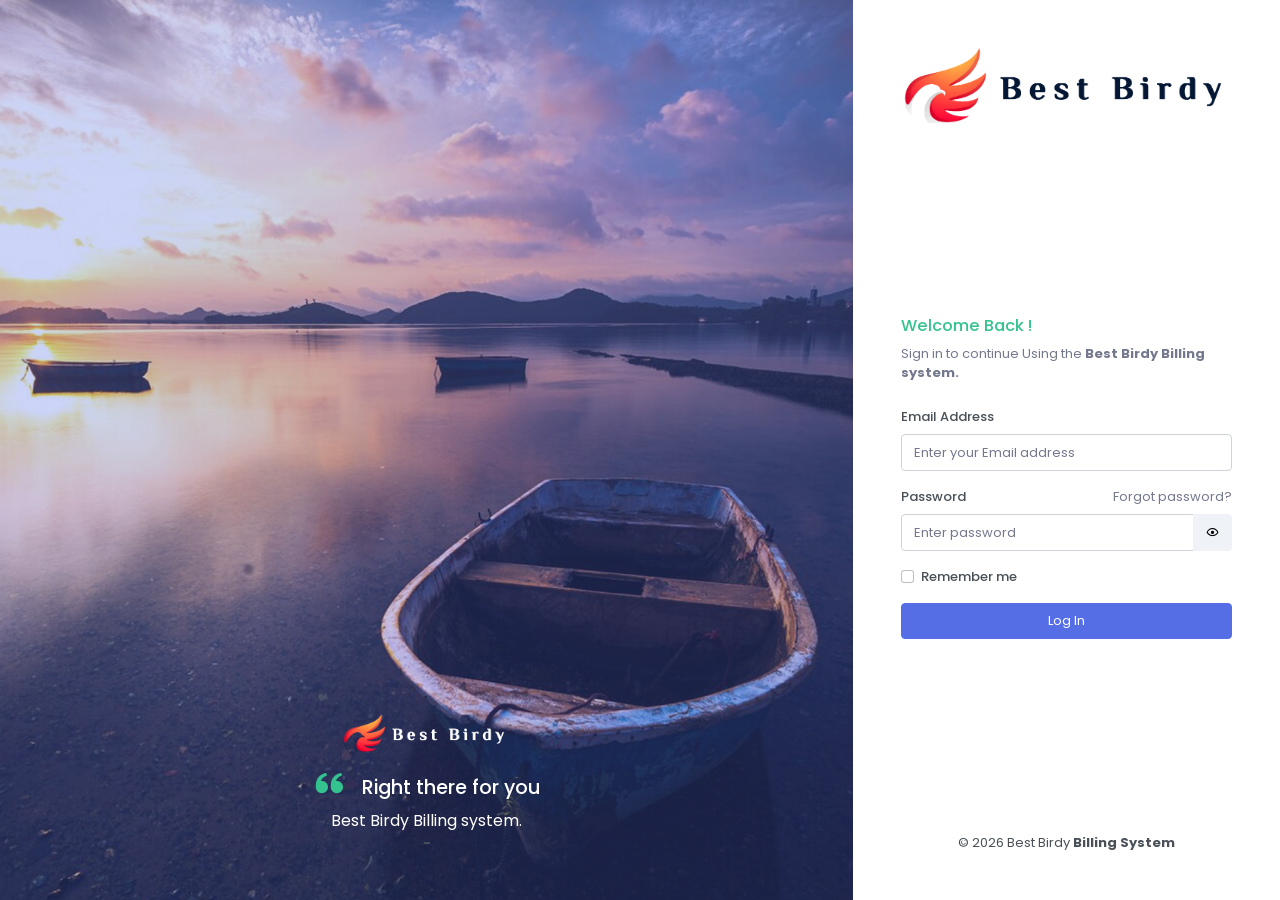
<file: auth-login.html>
<!doctype html>
<html lang="en">


<!-- auth-login-2.html by HTTrack Website Copier/3.x [XR&CO'2014], Wed, 26 Jan 2022 14:02:33 GMT -->

<head>

    <meta charset="utf-8" />
    <title>Login | Best Birdy</title>
    <meta name="viewport" content="width=device-width, initial-scale=1.0">
    <meta content="Keep your finances and membership up to date" name="description" />
    <meta content="Kelvin Njuguna Ndungu" name="author" />
    <!-- App favicon -->
    <link rel="shortcut icon" href="assets/images/favicon.svg">

    <!-- owl.carousel css -->
    <link rel="stylesheet" href="assets/libs/owl.carousel/assets/owl.carousel.min.css">

    <link rel="stylesheet" href="assets/libs/owl.carousel/assets/owl.theme.default.min.css">

    <!-- Bootstrap Css -->
    <link href="assets/css/bootstrap.min.css" id="bootstrap-style" rel="stylesheet" type="text/css" />
    <!-- Icons Css -->
    <link href="assets/css/icons.min.css" rel="stylesheet" type="text/css" />
    <!-- App Css-->
    <link href="assets/css/app.min.css" id="app-style" rel="stylesheet" type="text/css" />
    <link href="assets/css/custom.css" id="app-style" rel="stylesheet" type="text/css" />

</head>

<body class="auth-body-bg">

    <div>
        <div class="container-fluid p-0">
            <div class="row g-0">

                <div class="col-xl-8 col-lg-8">
                    <div class="auth-full-bg pt-lg-5 p-4">
                        <div class="w-100">
                            <div class="bg-overlay"></div>
                            <div class="d-flex h-100 flex-column">

                                <div class="p-4 mt-auto">
                                    <div class="row justify-content-center">
                                        <div class="col-lg-7">
                                            <div class="text-center">
                                                <img src="assets/images/logo-text-white.png" alt="Nouveta Logo" class="img mb-3" style="width: 170px;">


                                                <h4 class="mb-0 text-white"><i class="bx bxs-quote-alt-left text-success h1 align-middle me-3"></i>Right there for you</span></h4>
                                                <p class="font-size-16 text-white mb-0">Best Birdy Billing system. </p>
                                                <strong>-</strong>

                                            </div>
                                        </div>
                                    </div>
                                </div>
                            </div>
                        </div>
                    </div>
                </div>
                <!-- end col -->

                <div class="col-xl-4 col-md-4">
                    <div class="auth-full-page-content p-md-5 p-4">
                        <div class="w-100">

                            <div class="d-flex flex-column h-100">
                                <div class="mb-4 mb-md-5">
                                    <a href="index.html" class="d-block auth-logo">
                                        <img src="assets/images/color-logo.png" alt="" height="18" class="auth-logo-dark">
                                        <img src="assets/images/logo-light.png" alt="" height="18" class="auth-logo-light">
                                    </a>
                                </div>
                                <div class="my-auto">

                                    <div>
                                        <h5 class="text-success">Welcome Back !</h5>
                                        <p class="text-muted">Sign in to continue Using the <strong>Best Birdy Billing system. </strong>
                                        </p>
                                    </div>

                                    <div class="mt-4">
                                        <form action="index.html">

                                            <div class="mb-3">
                                                <label for="username" class="form-label">Email Address</label>
                                                <input type="text" class="form-control" id="username" placeholder="Enter your Email address">
                                            </div>

                                            <div class="mb-3">
                                                <div class="float-end">
                                                    <a href="auth-recoverpw.html" class="text-muted">Forgot password?</a>
                                                </div>
                                                <label class="form-label">Password</label>
                                                <div class="input-group auth-pass-inputgroup">
                                                    <input type="password" class="form-control" placeholder="Enter password" aria-label="Password" aria-describedby="password-addon">
                                                    <button class="btn btn-light " type="button" id="password-addon"><i class="mdi mdi-eye-outline"></i></button>
                                                </div>
                                            </div>

                                            <div class="form-check">
                                                <input class="form-check-input" type="checkbox" id="remember-check">
                                                <label class="form-check-label" for="remember-check">
                                                        Remember me
                                                    </label>
                                            </div>

                                            <div class="mt-3 d-grid">
                                                <button class="btn btn-primary waves-effect waves-light" type="submit">Log In</button>
                                            </div>




                                        </form>
                                    </div>
                                </div>

                                <div class="mt-4 mt-md-5 text-center">
                                    <p class="mb-0">©
                                        <script>
                                            document.write(new Date().getFullYear())
                                        </script> Best Birdy <strong>Billing System</strong></p>
                                </div>
                            </div>


                        </div>
                    </div>
                </div>
                <!-- end col -->
            </div>
            <!-- end row -->
        </div>
        <!-- end container-fluid -->
    </div>

    <!-- JAVASCRIPT -->
    <script src="assets/libs/jquery/jquery.min.js"></script>
    <script src="assets/libs/bootstrap/js/bootstrap.bundle.min.js"></script>
    <script src="assets/libs/metismenu/metisMenu.min.js"></script>
    <script src="assets/libs/simplebar/simplebar.min.js"></script>
    <script src="assets/libs/node-waves/waves.min.js"></script>

    <!-- owl.carousel js -->
    <script src="assets/libs/owl.carousel/owl.carousel.min.js"></script>

    <!-- auth-2-carousel init -->
    <script src="assets/js/pages/auth-2-carousel.init.js"></script>

    <!-- App js -->
    <script src="assets/js/app.js"></script>

</body>

<!-- auth-login-2.html by HTTrack Website Copier/3.x [XR&CO'2014], Wed, 26 Jan 2022 14:02:36 GMT -->

</html>
</file>
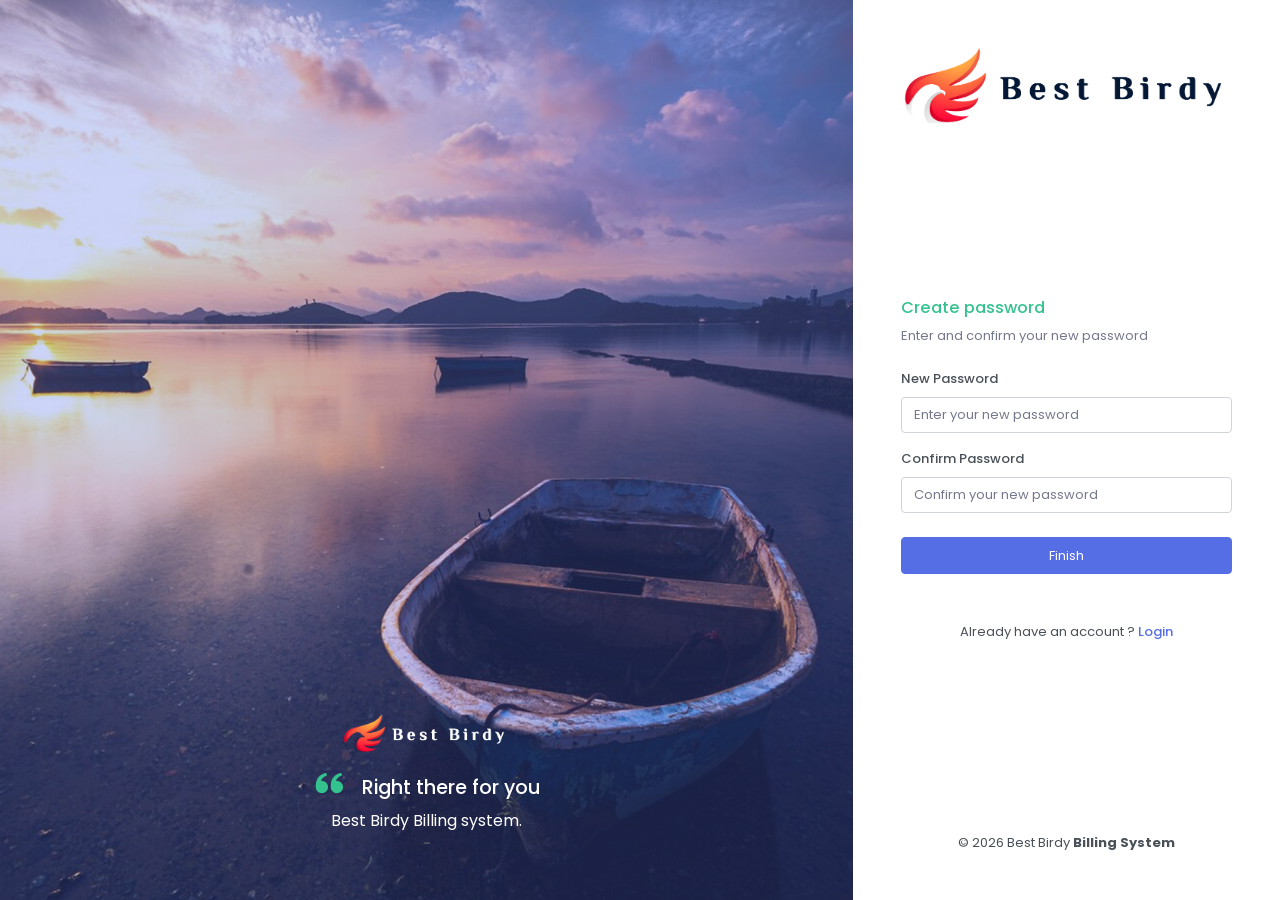
<file: auth-password-confirmation.html>
<!doctype html>
<html lang="en">


<!-- auth-register-2.html by HTTrack Website Copier/3.x [XR&CO'2014], Wed, 26 Jan 2022 14:02:36 GMT -->

<head>

    <meta charset="utf-8" />
    <title>Register 2 | Best Birdy</title>
    <meta name="viewport" content="width=device-width, initial-scale=1.0">
    <meta content="Keep your finances and membership up to date" name="description" />
    <meta content="Kelvin Njuguna Ndungu" name="author" />
    <!-- App favicon -->
    <link rel="shortcut icon" href="assets/images/favicon.svg">

    <!-- owl.carousel css -->
    <link rel="stylesheet" href="assets/libs/owl.carousel/assets/owl.carousel.min.css">

    <link rel="stylesheet" href="assets/libs/owl.carousel/assets/owl.theme.default.min.css">

    <!-- Bootstrap Css -->
    <link href="assets/css/bootstrap.min.css" id="bootstrap-style" rel="stylesheet" type="text/css" />
    <!-- Icons Css -->
    <link href="assets/css/icons.min.css" rel="stylesheet" type="text/css" />
    <!-- App Css-->
    <link href="assets/css/app.min.css" id="app-style" rel="stylesheet" type="text/css" />
    <link href="assets/css/custom.css" id="app-style" rel="stylesheet" type="text/css" />

</head>

<body class="auth-body-bg">

    <div>
        <div class="container-fluid p-0">
            <div class="row g-0">

                <div class="col-xl-8 col-lg-8">
                    <div class="auth-full-bg pt-lg-5 p-4">
                        <div class="w-100">
                            <div class="bg-overlay"></div>
                            <div class="d-flex h-100 flex-column">

                                <div class="p-4 mt-auto">
                                    <div class="row justify-content-center">
                                        <div class="col-lg-7">
                                            <div class="text-center">
                                                <img src="assets/images/logo-text-white.png" alt="Nouveta Logo" class="img mb-3" style="width: 170px;">


                                                <h4 class="mb-0 text-white"><i class="bx bxs-quote-alt-left text-success h1 align-middle me-3"></i>Right there for you</span></h4>
                                                <p class="font-size-16 text-white mb-0">Best Birdy Billing system. </p>
                                                <strong>-</strong>

                                            </div>
                                        </div>
                                    </div>
                                </div>
                            </div>
                        </div>
                    </div>
                </div>
                <!-- end col -->

                <div class="col-xl-4">
                    <div class="auth-full-page-content p-md-5 p-4">
                        <div class="w-100">

                            <div class="d-flex flex-column h-100">
                                <div class="mb-4 mb-md-5">
                                    <a href="index.html" class="d-block auth-logo">
                                        <img src="assets/images/color-logo.png" alt="" height="18" class="auth-logo-dark">
                                        <img src="assets/images/logo-light.png" alt="" height="18" class="auth-logo-light">
                                    </a>
                                </div>
                                <div class="my-auto">

                                    <div>
                                        <h5 class="text-success">Create password</h5>
                                        <p class="text-muted">Enter and confirm your new password</p>
                                    </div>

                                    <div class="mt-4">
                                        <form class="needs-validation" novalidate action="index.html">


                                            <div class="mb-3">
                                                <label for="userpassword" class="form-label">New Password</label>
                                                <input type="password" class="form-control" id="userpassword" placeholder="Enter your new password" required>
                                                <div class="invalid-feedback">
                                                    Enter your new password
                                                </div>
                                            </div>

                                            <div class="mb-3">
                                                <label for="userpassword" class="form-label">Confirm Password</label>
                                                <input type="password" class="form-control" id="confirmpassword" placeholder="Confirm your new password" required>
                                                <div class="invalid-feedback">
                                                    Password mismatch
                                                </div>
                                            </div>



                                            <div class="mt-4 d-grid">
                                                <button class="btn btn-primary waves-effect waves-light" type="submit">Finish</button>
                                            </div>

                                            <div class="mt-4 text-center d-none">
                                                <h5 class="font-size-14 mb-3">Sign up using</h5>

                                                <ul class="list-inline">
                                                    <li class="list-inline-item">
                                                        <a href="javascript::void()" class="social-list-item bg-primary text-white border-primary">
                                                            <i class="mdi mdi-facebook"></i>
                                                        </a>
                                                    </li>
                                                    <li class="list-inline-item">
                                                        <a href="javascript::void()" class="social-list-item bg-info text-white border-info">
                                                            <i class="mdi mdi-twitter"></i>
                                                        </a>
                                                    </li>
                                                    <li class="list-inline-item">
                                                        <a href="javascript::void()" class="social-list-item bg-danger text-white border-danger">
                                                            <i class="mdi mdi-google"></i>
                                                        </a>
                                                    </li>
                                                </ul>

                                            </div>

                                        </form>

                                        <div class="mt-5 text-center">
                                            <p>Already have an account ? <a href="auth-login.html" class="fw-medium text-primary"> Login</a> </p>
                                        </div>

                                    </div>
                                </div>

                                <div class="mt-4 mt-md-5 text-center">
                                    <p class="mb-0">©
                                        <script>
                                            document.write(new Date().getFullYear())
                                        </script> Best Birdy <strong>Billing System</strong></p>
                                </div>
                            </div>


                        </div>
                    </div>
                </div>
                <!-- end col -->
            </div>
            <!-- end row -->
        </div>
        <!-- end container-fluid -->
    </div>

    <!-- JAVASCRIPT -->
    <script src="assets/libs/jquery/jquery.min.js"></script>
    <script src="assets/libs/bootstrap/js/bootstrap.bundle.min.js"></script>
    <script src="assets/libs/metismenu/metisMenu.min.js"></script>
    <script src="assets/libs/simplebar/simplebar.min.js"></script>
    <script src="assets/libs/node-waves/waves.min.js"></script>

    <!-- owl.carousel js -->
    <script src="assets/libs/owl.carousel/owl.carousel.min.js"></script>

    <!-- validation init -->
    <script src="assets/js/pages/validation.init.js"></script>

    <!-- auth-2-carousel init -->
    <script src="assets/js/pages/auth-2-carousel.init.js"></script>

    <!-- App js -->
    <script src="assets/js/app.js"></script>

</body>

<!-- auth-register-2.html by HTTrack Website Copier/3.x [XR&CO'2014], Wed, 26 Jan 2022 14:02:36 GMT -->

</html>
</file>
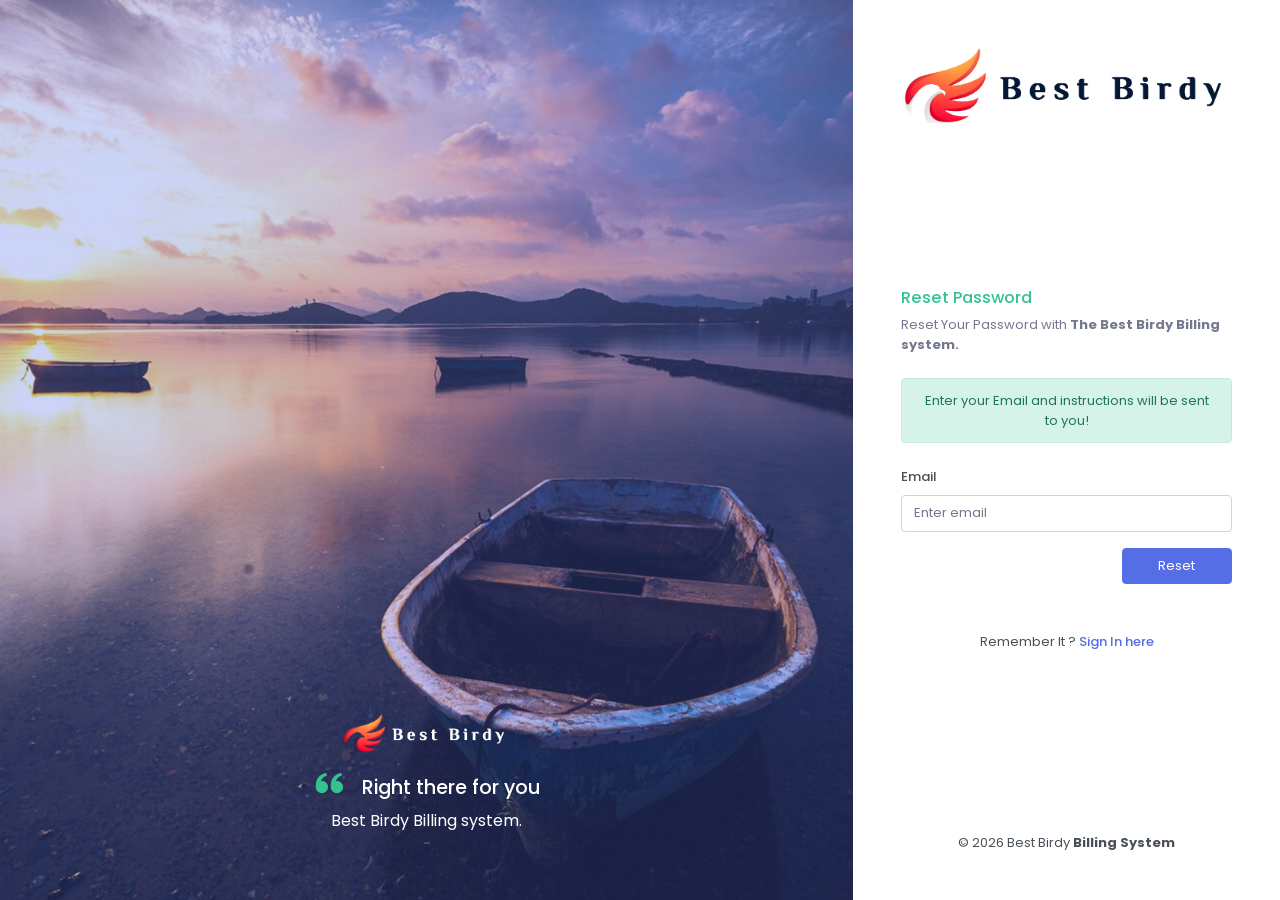
<file: auth-recoverpw.html>
<!doctype html>
<html lang="en">


<!-- auth-recoverpw-2.html by HTTrack Website Copier/3.x [XR&CO'2014], Wed, 26 Jan 2022 14:02:36 GMT -->

<head>

    <meta charset="utf-8" />
    <title>Recover Password | Best Birdy</title>
    <meta name="viewport" content="width=device-width, initial-scale=1.0">
    <meta content="Keep your finances and membership up to date" name="description" />
    <meta content="Kelvin Njuguna Ndungu" name="author" />
    <!-- App favicon -->
    <link rel="shortcut icon" href="assets/images/favicon.svg">

    <!-- owl.carousel css -->
    <link rel="stylesheet" href="assets/libs/owl.carousel/assets/owl.carousel.min.css">

    <link rel="stylesheet" href="assets/libs/owl.carousel/assets/owl.theme.default.min.css">

    <!-- Bootstrap Css -->
    <link href="assets/css/bootstrap.min.css" id="bootstrap-style" rel="stylesheet" type="text/css" />
    <!-- Icons Css -->
    <link href="assets/css/icons.min.css" rel="stylesheet" type="text/css" />
    <!-- App Css-->
    <link href="assets/css/custom.css" id="app-style" rel="stylesheet" type="text/css" />

    <link href="assets/css/app.min.css" id="app-style" rel="stylesheet" type="text/css" />

</head>

<body class="auth-body-bg">

    <div>
        <div class="container-fluid p-0">
            <div class="row g-0">

                <div class="col-xl-8 col-lg-8">
                    <div class="auth-full-bg pt-lg-5 p-4">
                        <div class="w-100">
                            <div class="bg-overlay"></div>
                            <div class="d-flex h-100 flex-column">

                                <div class="p-4 mt-auto">
                                    <div class="row justify-content-center">
                                        <div class="col-lg-7">
                                            <div class="text-center">
                                                <img src="assets/images/logo-text-white.png" alt="Nouveta Logo" class="img mb-3" style="width: 170px;">


                                                <h4 class="mb-0 text-white"><i class="bx bxs-quote-alt-left text-success h1 align-middle me-3"></i>Right there for you</span></h4>
                                                <p class="font-size-16 text-white mb-0">Best Birdy Billing system. </p>
                                                <strong>-</strong>

                                            </div>
                                        </div>
                                    </div>
                                </div>
                            </div>
                        </div>
                    </div>
                </div>
                <!-- end col -->

                <div class="col-xl-4 col-md-4">
                    <div class="auth-full-page-content p-md-5 p-4">
                        <div class="w-100">

                            <div class="d-flex flex-column h-100">
                                <div class="mb-4 mb-md-5">
                                    <a href="index.html" class="d-block auth-logo">
                                        <img src="assets/images/color-logo.png" alt="" height="18" class="auth-logo-dark">
                                        <img src="assets/images/logo-light.png" alt="" height="18" class="auth-logo-light">
                                    </a>
                                </div>
                                <div class="my-auto">

                                    <div>
                                        <h5 class="text-success"> Reset Password</h5>
                                        <p class="text-muted">Reset Your Password with <strong>The Best Birdy Billing system.  </strong>
                                    </div>

                                    <div class="mt-4">
                                        <div class="alert alert-success text-center mb-4" role="alert">
                                            Enter your Email and instructions will be sent to you!
                                        </div>
                                        <form action="auth-email-verification.html">

                                            <div class=" mb-3 ">
                                                <label for="useremail " class="form-label ">Email</label>
                                                <input type="email " class="form-control " id="useremail " placeholder="Enter email ">
                                            </div>

                                            <div class="text-end ">
                                                <button class="btn btn-primary w-md waves-effect waves-light " type="submit ">Reset</button>
                                            </div>

                                        </form>
                                        <div class="mt-5 text-center ">
                                            <p>Remember It ? <a href="auth-login.html " class="fw-medium text-primary "> Sign In here</a> </p>
                                        </div>
                                    </div>
                                </div>

                                <div class="mt-4 mt-md-5 text-center">
                                    <p class="mb-0">©
                                        <script>
                                            document.write(new Date().getFullYear())
                                        </script> Best Birdy <strong>Billing System</strong></p>
                                </div>
                            </div>


                        </div>
                    </div>
                </div>
                <!-- end col -->
            </div>
            <!-- end row -->
        </div>
        <!-- end container-fluid -->
    </div>

    <!-- JAVASCRIPT -->
    <script src="assets/libs/jquery/jquery.min.js "></script>
    <script src="assets/libs/bootstrap/js/bootstrap.bundle.min.js "></script>
    <script src="assets/libs/metismenu/metisMenu.min.js "></script>
    <script src="assets/libs/simplebar/simplebar.min.js "></script>
    <script src="assets/libs/node-waves/waves.min.js "></script>

    <!-- owl.carousel js -->
    <script src="assets/libs/owl.carousel/owl.carousel.min.js "></script>

    <!-- auth-2-carousel init -->
    <script src="assets/js/pages/auth-2-carousel.init.js "></script>

    <!-- App js -->
    <script src="assets/js/app.js "></script>

</body>

<!-- auth-recoverpw-2.html by HTTrack Website Copier/3.x [XR&CO'2014], Wed, 26 Jan 2022 14:02:36 GMT -->

</html>
</file>
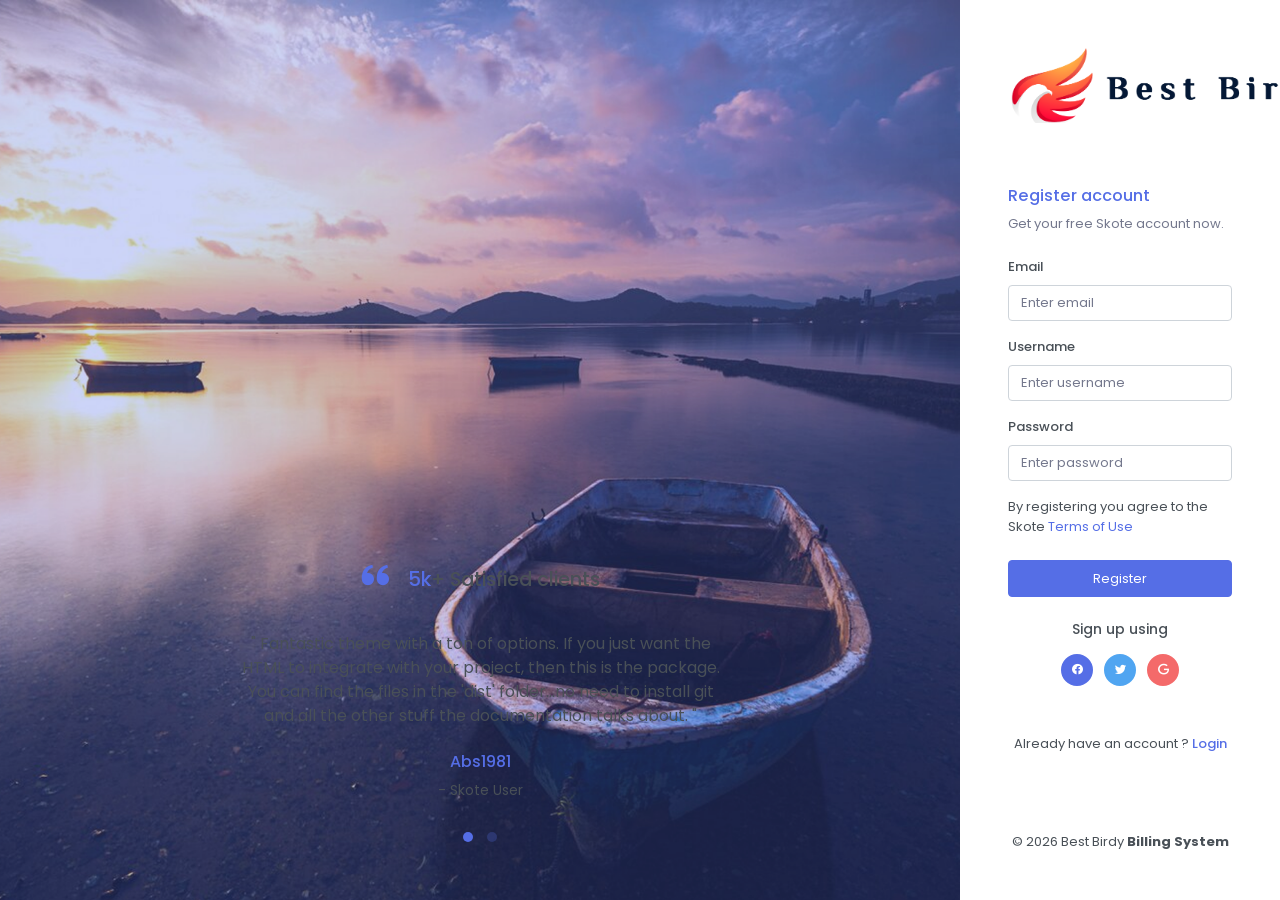
<file: auth-register-2.html>
<!doctype html>
<html lang="en">


<!-- auth-register-2.html by HTTrack Website Copier/3.x [XR&CO'2014], Wed, 26 Jan 2022 14:02:36 GMT -->

<head>

    <meta charset="utf-8" />
    <title>Register 2 | Best Birdy</title>
    <meta name="viewport" content="width=device-width, initial-scale=1.0">
    <meta content="Keep your finances and membership up to date" name="description" />
    <meta content="Kelvin Njuguna Ndungu" name="author" />
    <!-- App favicon -->
    <link rel="shortcut icon" href="assets/images/favicon.svg">

    <!-- owl.carousel css -->
    <link rel="stylesheet" href="assets/libs/owl.carousel/assets/owl.carousel.min.css">

    <link rel="stylesheet" href="assets/libs/owl.carousel/assets/owl.theme.default.min.css">

    <!-- Bootstrap Css -->
    <link href="assets/css/bootstrap.min.css" id="bootstrap-style" rel="stylesheet" type="text/css" />
    <!-- Icons Css -->
    <link href="assets/css/icons.min.css" rel="stylesheet" type="text/css" />
    <!-- App Css-->
    <link href="assets/css/app.min.css" id="app-style" rel="stylesheet" type="text/css" />
    <link href="assets/css/custom.css" id="app-style" rel="stylesheet" type="text/css" />

</head>

<body class="auth-body-bg">

    <div>
        <div class="container-fluid p-0">
            <div class="row g-0">

                <div class="col-xl-9">
                    <div class="auth-full-bg pt-lg-5 p-4">
                        <div class="w-100">
                            <div class="bg-overlay"></div>
                            <div class="d-flex h-100 flex-column">

                                <div class="p-4 mt-auto">
                                    <div class="row justify-content-center">
                                        <div class="col-lg-7">
                                            <div class="text-center">

                                                <h4 class="mb-3"><i class="bx bxs-quote-alt-left text-primary h1 align-middle me-3"></i><span class="text-primary">5k</span>+ Satisfied clients</h4>

                                                <div dir="ltr">
                                                    <div class="owl-carousel owl-theme auth-review-carousel" id="auth-review-carousel">
                                                        <div class="item">
                                                            <div class="py-3">
                                                                <p class="font-size-16 mb-4">" Fantastic theme with a ton of options. If you just want the HTML to integrate with your project, then this is the package. You can find the files in the 'dist' folder...no need to install
                                                                    git and all the other stuff the documentation talks about. "</p>

                                                                <div>
                                                                    <h4 class="font-size-16 text-primary">Abs1981</h4>
                                                                    <p class="font-size-14 mb-0">- Skote User</p>
                                                                </div>
                                                            </div>

                                                        </div>

                                                        <div class="item">
                                                            <div class="py-3">
                                                                <p class="font-size-16 mb-4">" If Every Vendor on Envato are as supportive as Themesbrand, Development with be a nice experience. You guys are Wonderful. Keep us the good work. "</p>

                                                                <div>
                                                                    <h4 class="font-size-16 text-primary">nezerious</h4>
                                                                    <p class="font-size-14 mb-0">- Skote User</p>
                                                                </div>
                                                            </div>

                                                        </div>
                                                    </div>
                                                </div>
                                            </div>
                                        </div>
                                    </div>
                                </div>
                            </div>
                        </div>
                    </div>
                </div>
                <!-- end col -->

                <div class="col-xl-3">
                    <div class="auth-full-page-content p-md-5 p-4">
                        <div class="w-100">

                            <div class="d-flex flex-column h-100">
                                <div class="mb-4 mb-md-5">
                                    <a href="index.html" class="d-block auth-logo">
                                        <img src="assets/images/color-logo.png" alt="" height="18" class="auth-logo-dark">
                                        <img src="assets/images/logo-light.png" alt="" height="18" class="auth-logo-light">
                                    </a>
                                </div>
                                <div class="my-auto">

                                    <div>
                                        <h5 class="text-primary">Register account</h5>
                                        <p class="text-muted">Get your free Skote account now.</p>
                                    </div>

                                    <div class="mt-4">
                                        <form class="needs-validation" novalidate action="#">

                                            <div class="mb-3">
                                                <label for="useremail" class="form-label">Email</label>
                                                <input type="email" class="form-control" id="useremail" placeholder="Enter email" required>
                                                <div class="invalid-feedback">
                                                    Please Enter Email
                                                </div>
                                            </div>

                                            <div class="mb-3">
                                                <label for="username" class="form-label">Username</label>
                                                <input type="text" class="form-control" id="username" placeholder="Enter username" required>
                                                <div class="invalid-feedback">
                                                    Please Enter Username
                                                </div>
                                            </div>

                                            <div class="mb-3">
                                                <label for="userpassword" class="form-label">Password</label>
                                                <input type="password" class="form-control" id="userpassword" placeholder="Enter password" required>
                                                <div class="invalid-feedback">
                                                    Please Enter Password
                                                </div>
                                            </div>

                                            <div>
                                                <p class="mb-0">By registering you agree to the Skote <a href="#" class="text-primary">Terms of Use</a></p>
                                            </div>

                                            <div class="mt-4 d-grid">
                                                <button class="btn btn-primary waves-effect waves-light" type="submit">Register</button>
                                            </div>

                                            <div class="mt-4 text-center">
                                                <h5 class="font-size-14 mb-3">Sign up using</h5>

                                                <ul class="list-inline">
                                                    <li class="list-inline-item">
                                                        <a href="javascript::void()" class="social-list-item bg-primary text-white border-primary">
                                                            <i class="mdi mdi-facebook"></i>
                                                        </a>
                                                    </li>
                                                    <li class="list-inline-item">
                                                        <a href="javascript::void()" class="social-list-item bg-info text-white border-info">
                                                            <i class="mdi mdi-twitter"></i>
                                                        </a>
                                                    </li>
                                                    <li class="list-inline-item">
                                                        <a href="javascript::void()" class="social-list-item bg-danger text-white border-danger">
                                                            <i class="mdi mdi-google"></i>
                                                        </a>
                                                    </li>
                                                </ul>

                                            </div>

                                        </form>

                                        <div class="mt-5 text-center">
                                            <p>Already have an account ? <a href="auth-login-2.html" class="fw-medium text-primary"> Login</a> </p>
                                        </div>

                                    </div>
                                </div>

                                <div class="mt-4 mt-md-5 text-center">
                                    <p class="mb-0">©
                                        <script>
                                            document.write(new Date().getFullYear())
                                        </script> Best Birdy <strong>Billing System</strong></p>
                                </div>
                            </div>


                        </div>
                    </div>
                </div>
                <!-- end col -->
            </div>
            <!-- end row -->
        </div>
        <!-- end container-fluid -->
    </div>

    <!-- JAVASCRIPT -->
    <script src="assets/libs/jquery/jquery.min.js"></script>
    <script src="assets/libs/bootstrap/js/bootstrap.bundle.min.js"></script>
    <script src="assets/libs/metismenu/metisMenu.min.js"></script>
    <script src="assets/libs/simplebar/simplebar.min.js"></script>
    <script src="assets/libs/node-waves/waves.min.js"></script>

    <!-- owl.carousel js -->
    <script src="assets/libs/owl.carousel/owl.carousel.min.js"></script>

    <!-- validation init -->
    <script src="assets/js/pages/validation.init.js"></script>

    <!-- auth-2-carousel init -->
    <script src="assets/js/pages/auth-2-carousel.init.js"></script>

    <!-- App js -->
    <script src="assets/js/app.js"></script>

</body>

<!-- auth-register-2.html by HTTrack Website Copier/3.x [XR&CO'2014], Wed, 26 Jan 2022 14:02:36 GMT -->

</html>
</file>
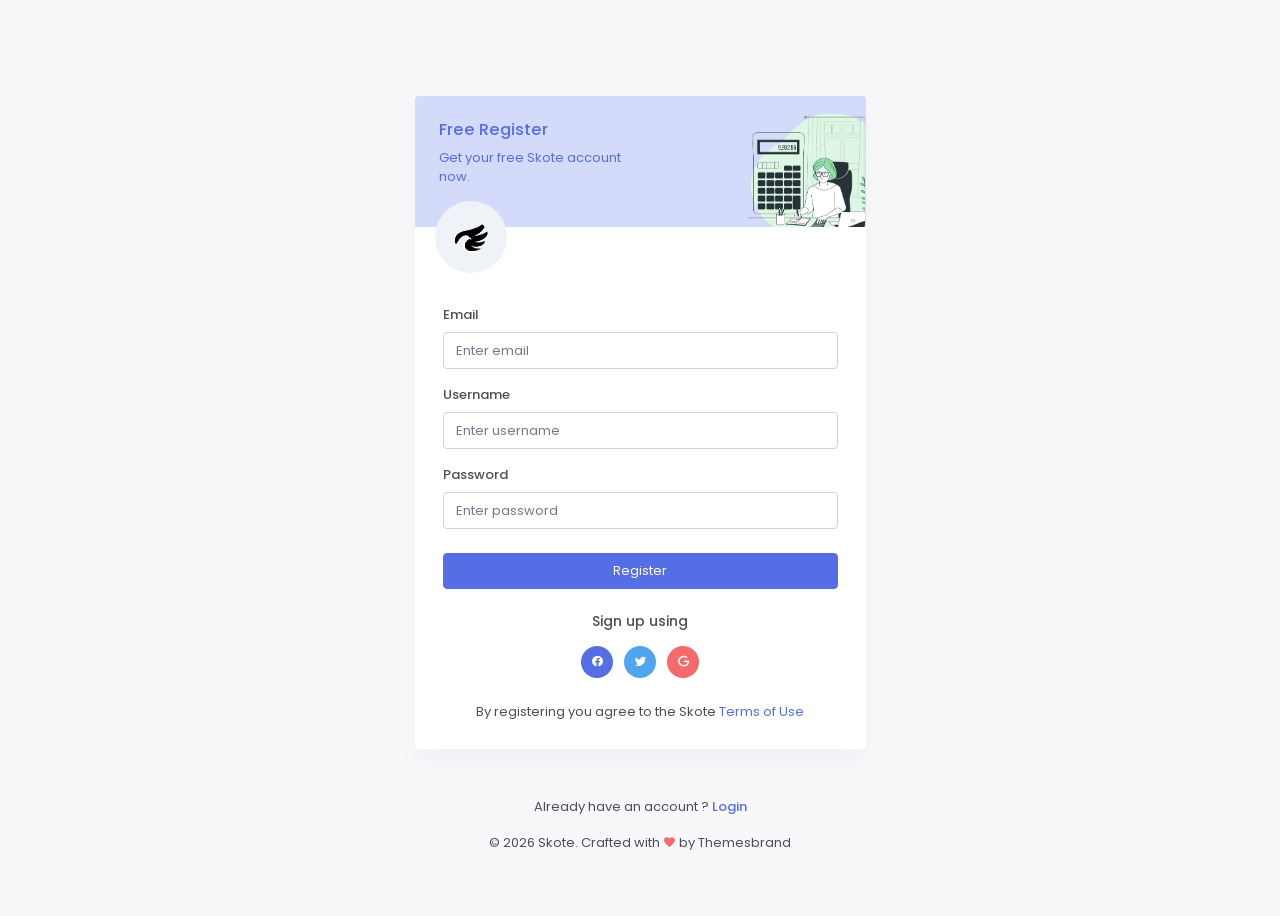
<file: auth-register.html>
<!doctype html>
<html lang="en">


<!-- auth-register.html by HTTrack Website Copier/3.x [XR&CO'2014], Wed, 26 Jan 2022 14:02:36 GMT -->

<head>

    <meta charset="utf-8" />
    <title>Register | Best Birdy</title>
    <meta name="viewport" content="width=device-width, initial-scale=1.0">
    <meta content="Keep your finances and membership up to date" name="description" />
    <meta content="Kelvin Njuguna Ndungu" name="author" />
    <!-- App favicon -->
    <link rel="shortcut icon" href="assets/images/favicon.svg">

    <!-- Bootstrap Css -->
    <link href="assets/css/bootstrap.min.css" id="bootstrap-style" rel="stylesheet" type="text/css" />
    <!-- Icons Css -->
    <link href="assets/css/icons.min.css" rel="stylesheet" type="text/css" />
    <!-- App Css-->
    <link href="assets/css/app.min.css" id="app-style" rel="stylesheet" type="text/css" />
    <link href="assets/css/custom.css" id="app-style" rel="stylesheet" type="text/css" />

</head>

<body>

    <div class="account-pages my-5 pt-sm-5">
        <div class="container">
            <div class="row justify-content-center">
                <div class="col-md-8 col-lg-6 col-xl-5">
                    <div class="card overflow-hidden">
                        <div class="bg-primary bg-soft">
                            <div class="row">
                                <div class="col-7">
                                    <div class="text-primary p-4">
                                        <h5 class="text-primary">Free Register</h5>
                                        <p>Get your free Skote account now.</p>
                                    </div>
                                </div>
                                <div class="col-5 align-self-end">
                                    <img src="assets/images/profile-img.png" alt="" class="img-fluid">
                                </div>
                            </div>
                        </div>
                        <div class="card-body pt-0">
                            <div>
                                <a href="index.html">
                                    <div class="avatar-md profile-user-wid mb-4">
                                        <span class="avatar-title rounded-circle bg-light">
                                                <img src="assets/images/logo.svg" alt="" class="rounded-circle" height="34">
                                            </span>
                                    </div>
                                </a>
                            </div>
                            <div class="p-2">
                                <form class="needs-validation" novalidate action="#">

                                    <div class="mb-3">
                                        <label for="useremail" class="form-label">Email</label>
                                        <input type="email" class="form-control" id="useremail" placeholder="Enter email" required>
                                        <div class="invalid-feedback">
                                            Please Enter Email
                                        </div>
                                    </div>

                                    <div class="mb-3">
                                        <label for="username" class="form-label">Username</label>
                                        <input type="text" class="form-control" id="username" placeholder="Enter username" required>
                                        <div class="invalid-feedback">
                                            Please Enter Username
                                        </div>
                                    </div>

                                    <div class="mb-3">
                                        <label for="userpassword" class="form-label">Password</label>
                                        <input type="password" class="form-control" id="userpassword" placeholder="Enter password" required>
                                        <div class="invalid-feedback">
                                            Please Enter Password
                                        </div>
                                    </div>

                                    <div class="mt-4 d-grid">
                                        <button class="btn btn-primary waves-effect waves-light" type="submit">Register</button>
                                    </div>

                                    <div class="mt-4 text-center">
                                        <h5 class="font-size-14 mb-3">Sign up using</h5>

                                        <ul class="list-inline">
                                            <li class="list-inline-item">
                                                <a href="javascript::void()" class="social-list-item bg-primary text-white border-primary">
                                                    <i class="mdi mdi-facebook"></i>
                                                </a>
                                            </li>
                                            <li class="list-inline-item">
                                                <a href="javascript::void()" class="social-list-item bg-info text-white border-info">
                                                    <i class="mdi mdi-twitter"></i>
                                                </a>
                                            </li>
                                            <li class="list-inline-item">
                                                <a href="javascript::void()" class="social-list-item bg-danger text-white border-danger">
                                                    <i class="mdi mdi-google"></i>
                                                </a>
                                            </li>
                                        </ul>
                                    </div>

                                    <div class="mt-4 text-center">
                                        <p class="mb-0">By registering you agree to the Skote <a href="#" class="text-primary">Terms of Use</a></p>
                                    </div>
                                </form>
                            </div>

                        </div>
                    </div>
                    <div class="mt-5 text-center">

                        <div>
                            <p>Already have an account ? <a href="auth-login.html" class="fw-medium text-primary"> Login</a> </p>
                            <p>©
                                <script>
                                    document.write(new Date().getFullYear())
                                </script> Skote. Crafted with <i class="mdi mdi-heart text-danger"></i> by Themesbrand</p>
                        </div>
                    </div>

                </div>
            </div>
        </div>
    </div>

    <!-- JAVASCRIPT -->
    <script src="assets/libs/jquery/jquery.min.js"></script>
    <script src="assets/libs/bootstrap/js/bootstrap.bundle.min.js"></script>
    <script src="assets/libs/metismenu/metisMenu.min.js"></script>
    <script src="assets/libs/simplebar/simplebar.min.js"></script>
    <script src="assets/libs/node-waves/waves.min.js"></script>

    <!-- validation init -->
    <script src="assets/js/pages/validation.init.js"></script>

    <!-- App js -->
    <script src="assets/js/app.js"></script>

</body>

<!-- auth-register.html by HTTrack Website Copier/3.x [XR&CO'2014], Wed, 26 Jan 2022 14:02:36 GMT -->

</html>
</file>
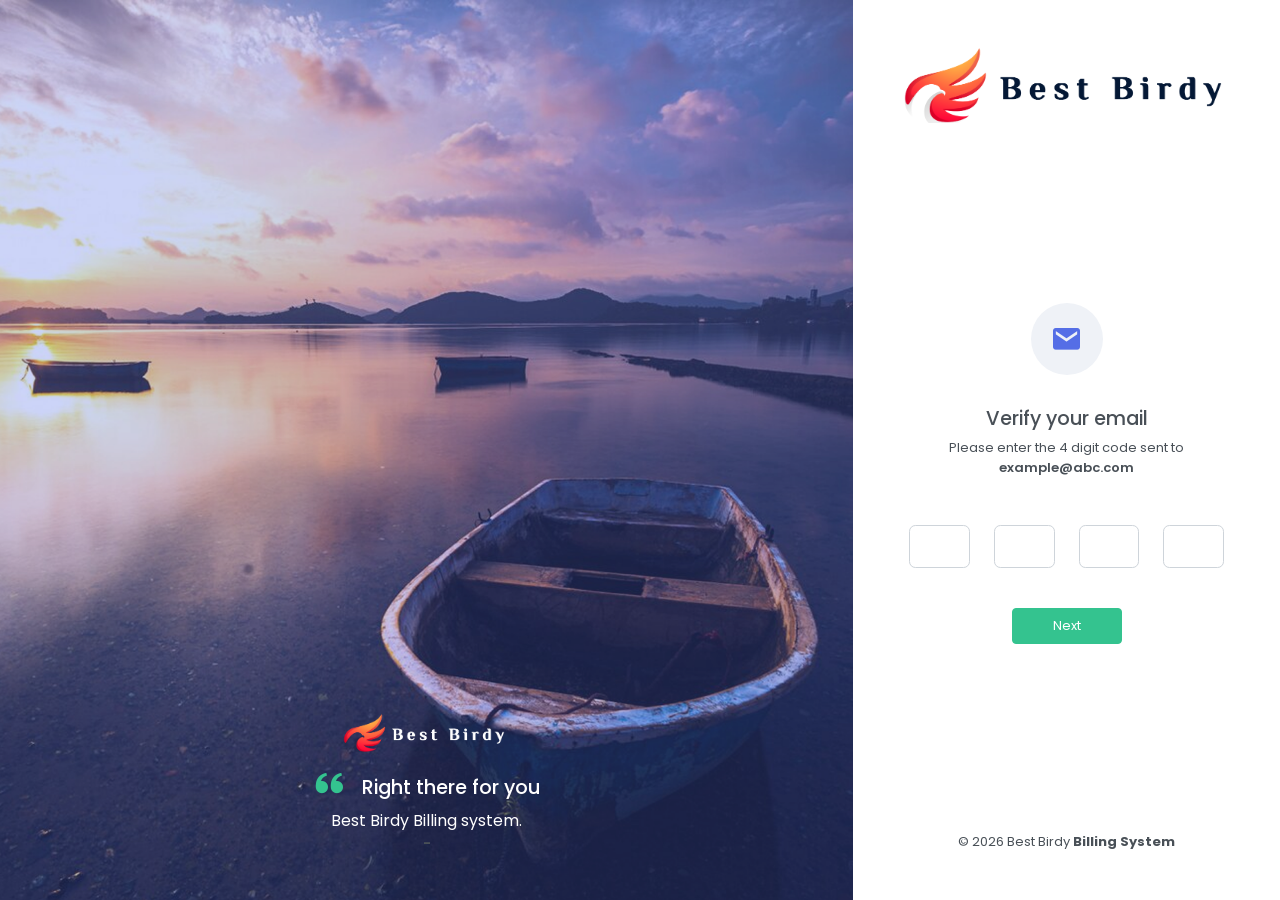
<file: auth-two-step-verification.html>
<!doctype html>
<html lang="en">


<!-- auth-two-step-verification-2.html by HTTrack Website Copier/3.x [XR&CO'2014], Wed, 26 Jan 2022 14:02:37 GMT -->

<head>

    <meta charset="utf-8" />
    <title>Two Step Verification | Best Birdy</title>
    <meta name="viewport" content="width=device-width, initial-scale=1.0">
    <meta content="Keep your finances and membership up to date" name="description" />
    <meta content="Kelvin Njuguna Ndungu" name="author" />
    <!-- App favicon -->
    <link rel="shortcut icon" href="assets/images/favicon.svg">

    <!-- owl.carousel css -->
    <link rel="stylesheet" href="assets/libs/owl.carousel/assets/owl.carousel.min.css">

    <link rel="stylesheet" href="assets/libs/owl.carousel/assets/owl.theme.default.min.css">

    <!-- Bootstrap Css -->
    <link href="assets/css/bootstrap.min.css" id="bootstrap-style" rel="stylesheet" type="text/css" />
    <!-- Icons Css -->
    <link href="assets/css/icons.min.css" rel="stylesheet" type="text/css" />
    <!-- App Css-->
    <link href="assets/css/app.min.css" id="app-style" rel="stylesheet" type="text/css" />
    <link href="assets/css/custom.css" id="app-style" rel="stylesheet" type="text/css" />

</head>

<body class="auth-body-bg">

    <div>
        <div class="container-fluid p-0">
            <div class="row g-0">

                <div class="col-xl-8 col-lg-8">
                    <div class="auth-full-bg pt-lg-5 p-4">
                        <div class="w-100">
                            <div class="bg-overlay"></div>
                            <div class="d-flex h-100 flex-column">

                                <div class="p-4 mt-auto">
                                    <div class="row justify-content-center">
                                        <div class="col-lg-7">
                                            <div class="text-center">
                                                <img src="assets/images/logo-text-white.png" alt="Nouveta Logo" class="img mb-3" style="width: 170px;">


                                                <h4 class="mb-0 text-white"><i class="bx bxs-quote-alt-left text-success h1 align-middle me-3"></i>Right there for you</span></h4>
                                                <p class="font-size-16 text-white mb-0">Best Birdy Billing system. </p>
                                                <strong>-</strong>

                                            </div>
                                        </div>
                                    </div>
                                </div>
                            </div>
                        </div>
                    </div>
                </div>
                <!-- end col -->

                <div class="col-xl-4 col-md-4">
                    <div class="auth-full-page-content p-md-5 p-4">
                        <div class="w-100">

                            <div class="d-flex flex-column h-100">
                                <div class="mb-4 mb-md-5">
                                    <a href="index.html" class="d-block auth-logo">
                                        <img src="assets/images/color-logo.png" alt="" height="18" class="auth-logo-dark">
                                        <img src="assets/images/logo-light.png" alt="" height="18" class="auth-logo-light">
                                    </a>
                                </div>
                                <div class="my-auto">
                                    <div class="text-center">

                                        <div class="avatar-md mx-auto">
                                            <div class="avatar-title rounded-circle bg-light">
                                                <i class="bx bxs-envelope h1 mb-0 text-primary"></i>
                                            </div>
                                        </div>
                                        <div class="p-2 mt-4">

                                            <h4>Verify your email</h4>
                                            <p class="mb-5">Please enter the 4 digit code sent to <span class="fw-semibold">example@abc.com</span></p>

                                            <form>
                                                <div class="row">
                                                    <div class="col-3">
                                                        <div class="mb-3">
                                                            <label for="digit1-input" class="visually-hidden">Dight 1</label>
                                                            <input type="text" class="form-control form-control-lg text-center two-step" maxLength="1" data-value="1" id="digit1-input">
                                                        </div>
                                                    </div>

                                                    <div class="col-3">
                                                        <div class="mb-3">
                                                            <label for="digit2-input" class="visually-hidden">Dight 2</label>
                                                            <input type="text" class="form-control form-control-lg text-center two-step" maxLength="1" data-value="2" id="digit2-input">
                                                        </div>
                                                    </div>

                                                    <div class="col-3">
                                                        <div class="mb-3">
                                                            <label for="digit3-input" class="visually-hidden">Dight 3</label>
                                                            <input type="text" class="form-control form-control-lg text-center two-step" maxLength="1" data-value="3" id="digit3-input">
                                                        </div>
                                                    </div>

                                                    <div class="col-3">
                                                        <div class="mb-3">
                                                            <label for="digit4-input" class="visually-hidden">Dight 4</label>
                                                            <input type="text" class="form-control form-control-lg text-center two-step" maxLength="1" data-value="4" id="digit4-input">
                                                        </div>
                                                    </div>
                                                </div>
                                            </form>

                                            <div class="mt-4">
                                                <a href="auth-password-confirmation.html" class="btn btn-success w-md">Next</a>
                                            </div>
                                        </div>

                                    </div>
                                </div>

                                <div class="mt-4 mt-md-5 text-center">
                                    <p class="mb-0">©
                                        <script>
                                            document.write(new Date().getFullYear())
                                        </script> Best Birdy <strong>Billing System</strong></p>
                                </div>
                            </div>


                        </div>
                    </div>
                </div>
                <!-- end col -->
            </div>
            <!-- end row -->
        </div>
        <!-- end container-fluid -->
    </div>

    <!-- JAVASCRIPT -->
    <script src="assets/libs/jquery/jquery.min.js"></script>
    <script src="assets/libs/bootstrap/js/bootstrap.bundle.min.js"></script>
    <script src="assets/libs/metismenu/metisMenu.min.js"></script>
    <script src="assets/libs/simplebar/simplebar.min.js"></script>
    <script src="assets/libs/node-waves/waves.min.js"></script>

    <!-- owl.carousel js -->
    <script src="assets/libs/owl.carousel/owl.carousel.min.js"></script>

    <!-- auth-2-carousel init -->
    <script src="assets/js/pages/auth-2-carousel.init.js"></script>

    <!-- two-step-verification js -->
    <script src="assets/js/pages/two-step-verification.init.js"></script>

    <!-- App js -->
    <script src="assets/js/app.js"></script>

</body>

<!-- auth-two-step-verification-2.html by HTTrack Website Copier/3.x [XR&CO'2014], Wed, 26 Jan 2022 14:02:37 GMT -->

</html>
</file>
<file: assets/css/custom.css>
.navbar-brand-box {
        text-align: left;
    }
    
    body[data-sidebar=dark] .mm-active .active i {
        /* color: #54becc!important; */
    }
    
    body[data-sidebar=dark] .mm-active .active {
        /* color: #56becc!important; */
    }
    
    .breadcrumb-item+.breadcrumb-item::before {
        float: left;
        padding-right: .5rem;
        color: #74788d;
        font-family: dripicons-v2!important;
        font-style: normal!important;
        font-weight: 400!important;
        content: "\6d";
    }
    
    .text-right {
        text-align: right !important;
    }
    
    table.dataTable td,
    table.dataTable th {
        vertical-align: middle;
    }
    
    .card-header {
        background-color: rgb(85 110 230 / 16%);
        padding-top: 1.25rem;
    }
    
    .avatar-xs {
        height: 2rem;
        width: 2rem;
    }
    
    .avatar-xs-2 {
        height: 3rem;
        width: 3rem;
    }
    
    .bg-whatsApp {
        background-color: #00a884 !important;
    }
    
    .text-whatsApp {
        color: #00a884 !important;
    }
    
    .form-control {
        /* padding: 0.8rem; */
    }
    
    .form-space .form-group {
        padding-bottom: 1.8rem;
    }
    
    .auth-logo .auth-logo-dark {
        height: 75px;
    }
    
    .font-28 {
        font-size: 28px !important;
    }
    
    .font-21 {
        font-size: 21px !important;
    }
    
    .btn-circle {
        font-size: 18px;
        border: 1px solid #92a7c2;
        width: 40px;
        height: 40px;
        padding: 0.4rem;
        border-radius: 50%;
        border-style: dashed;
    }
    
    .btn-transparent {
        background-color: transparent;
    }
    
    .btn-circle:hover {
        border-style: solid;
    }
    
    .font-18px {
        font-size: 18px !important;
    }
    
    .table-edits input,
    .table-edits select,
    .the-message-maker input:focus {
        display: block;
        width: 100%;
        padding: .47rem .75rem;
        font-size: 12px;
        font-weight: 400;
        line-height: 1;
        color: #495057;
        background-color: #fff;
        background-clip: padding-box;
        border: 1px solid #ced4da;
        -webkit-appearance: none;
        -moz-appearance: none;
        appearance: none;
        /* padding: 0.5rem 0.5rem; */
        height: 35px;
    }
    
    .table-edits input:focus {
        border-color: #556ee6;
        border-width: 2px;
    }
    
    .table-edits .text-right input {
        text-align: right;
    }
    
    .add-field {
        cursor: pointer;
    }
    
    .add-field:hover {
        color: #556ee6
    }
    
    .height-calc-21 {
        height: calc(100% - 23px);
    }
    
    .cell-change {
        width: 190px;
    }
    
    .table.dataTable.dtr-inline.collapsed>tbody>tr>td.dtr-control:before,
    table.dataTable.dtr-inline.collapsed>tbody>tr>td.dtr-control:before {
        top: 42%;
        left: 10px;
        height: 25px;
        width: 25px;
        margin-top: -7px;
        display: block;
        position: absolute;
        color: #fff;
        border: none;
        border-radius: 14px;
        -webkit-box-sizing: content-box;
        box-sizing: content-box;
        text-align: center;
        text-indent: 0!important;
        line-height: 24px;
        content: '+';
        background-color: #556ee6;
        cursor: pointer;
    }
    
    .table.dataTable.dtr-inline.collapsed>tbody>tr>td.dtr-control,
    table.dataTable.dtr-inline.collapsed>tbody>tr>td.dtr-control {
        padding-left: 45px;
    }
    
    table.dt-responsive .child {
        padding: 30px;
        --bs-table-accent-bg: rgb(85 110 230 / 16%);
        border: 1px solid black;
        border-top: none;
        border-color: #333a4042;
    }
    
    table.dt-responsive .parent td {
        border-top: 1px solid black;
        border-bottom: none;
        border-color: #333a4042;
    }
    
    table.dt-responsive .parent td:first-child {
        border-left: 1px solid black;
        border-color: #333a4042;
    }
    
    table.dt-responsive .parent {
        border-right: 1px solid black;
        border-color: #333a4042;
    }
    
    table.dt-responsive ul {
        margin: 0px;
        padding: 0px;
    }
    
    .btn--icon--text i {
        font-size: 20px;
        margin-right: 1rem;
        padding-right: 1rem;
    }
    
    .border-dash {
        border: 1px solid dashed !important;
    }
    
    .email-overlay {
        position: fixed;
        width: 100%;
        height: 100%;
        right: 0px;
        bottom: 0px;
        background: #00000052;
        z-index: 1050;
        /* display: none; */
        /* transform: scaley(.5); */
        transition: 0.3s;
    }
    
    .the-message-maker {
        transform: scale(.1);
        transform-origin: right bottom;
        transition: 0.3s;
    }
    
    .email-overlay-transform {
        transform: scale(1);
    }
    
    .email-overlay .card {
        border-radius: 0px;
    }
    
    .email-overlay>.header-item {
        height: 50px;
        color: white;
    }
    
    .email-overlay .card-header h4,
    .email-overlay .card-header .noti-icon i {
        color: white;
    }
    
    .text-white {
        color: white !important;
    }
    
    .the-message-maker {
        position: fixed;
        bottom: 0px;
        right: 0px;
        margin-bottom: 0px;
        max-width: 600px;
    }
    
    .mr-15px {
        margin-right: 15px !important;
    }
    
    .mr-7px {
        margin-right: 7px !important;
    }
    
    .upload-contacts .modal-content,
    .upload-contacts .modal-header,
    .selected-contacts .modal-header,
    .selected-contacts .modal-content {
        border-radius: 0px;
        border: none;
    }
    
    .p-0 {
        padding: 0px !important;
    }
    
    .mr-0 {
        margin-right: 0px !important;
    }
    
    .pr-0 {
        padding-right: 0px !important;
    }
    
    .ml-0 {
        margin-left: 0px !important;
    }
    
    .pl-0 {
        padding-left: 0px !important;
    }
    
    .the-selected-contacts {
        max-width: 426px;
        /* border: 1px solid; */
        /* padding: 2px 5px; */
        white-space: nowrap;
        overflow: hidden;
        text-overflow: clip;
        text-overflow: ellipsis;
        /* height: 25px; */
        display: block;
        width: auto;
        max-width: 80vw;
    }
    
    .the-msg {
        white-space: nowrap;
        overflow: hidden;
        text-overflow: clip;
        text-overflow: ellipsis;
        width: auto;
        max-width: 10vw;
    }
    
    .the-msg-2 {
        max-width: 40vw;
    }
    
    .the-msg-2 p {
        margin-bottom: .3rem;
    }
    
    .font-16px {
        font-size: 16px !important;
    }
    
    .number-of-rows {
        white-space: nowrap;
        overflow: hidden;
        text-overflow: clip;
        text-overflow: ellipsis;
        width: auto;
        max-width: 8vw;
    }
    
    .float-left {
        float: left !important;
    }
    
    .selected-contacts .avatar-xs {
        height: 2rem;
        width: 2rem;
    }
    
    .selected-contacts .table>:not(caption)>*>* {
        padding: 0.5rem .5rem;
    }
    
    .page-loader {
        height: 100vh;
        width: 100%;
        background-color: white;
        z-index: 1000000;
        position: fixed;
        bottom: 1;
        left: 1;
    }
    
    .ml-7px {
        margin-left: 7px !important;
    }
    
    .the-inbox .checkbox-wrapper-mail input {
        opacity: 0;
        cursor: pointer;
    }
    
    .the-inbox .checkbox-wrapper-mail label {
        position: absolute;
        height: 20px;
        width: 20px;
        left: 0;
        cursor: pointer;
        opacity: 0;
        margin-bottom: 0;
        -webkit-transition-duration: .05s;
        transition-duration: .05s;
        top: 0;
    }
    
    .pl-15px {
        padding-left: 15px !important;
    }
    
    .the-inbox .col-mail-1 .checkbox-wrapper-mail {
        margin: 15px 10px 0 20px;
    }
    
    .the-inbox .col-mail-1 .checkbox-wrapper-mail,
    .the-inbox .col-mail-1 .dot,
    .the-inbox .col-mail-1 .star-toggle {
        display: block;
        float: left;
    }
    
    .the-inbox .checkbox-wrapper-mail {
        cursor: pointer;
        height: 20px;
        width: 20px;
        position: relative;
        display: inline-block;
        -webkit-box-shadow: inset 0 0 0 1px #ced4da;
        box-shadow: inset 0 0 0 1px #ced4da;
        border-radius: 1px;
    }
    
    .the-inbox td,
    .the-inbox th {
        color: #74788d;
    }
    
    .the-inbox {
        padding: 0px;
    }
    
    .the-inbox td,
    .the-inbox th {
        height: 30px;
    }
    
    .div.dt-buttons {
        width: auto !important;
    }
    
    .dataTables__bottom {
        padding-bottom: 15px;
    }
    
    .the-inbox tr td:first-child {
        padding-left: 10px;
    }
    
    .the-inbox tbody tr th:first-child {
        padding-left: 15px;
    }
    
    .the-inbox tbody tr td:last-child {
        padding-right: 15px;
    }
    
    .the-inbox tr {
        cursor: pointer;
    }
    
    tr.unread td,
    tr.pending-msg td {
        color: rgb(41, 45, 50);
    }
    
    .mt-0 {
        margin-top: 0px !important;
    }
    
    .mb-0 {
        margin-bottom: 0px !important;
    }
    
    #emailDataTable-btns {
        margin-top: 0px !important;
        margin-bottom: 0px !important;
    }
    
    tr.unread td.the-msg-2 span:first-child,
    tr.unread td.the-msg-2 .the-title,
    tr.pending-msg td.the-msg-2 .the-title,
    tr.pending-msg td.the-msg-2 span:first-child {
        font-weight: 600;
    }
    
    .the-inbox tr.unread,
    .the-inbox tr.pending-msg {
        background-color: rgb(246, 246, 246);
        font-weight: 500;
        color: rgb(41, 45, 50);
    }
    
    .the-inbox tr td:first-child {
        border-left: 5px solid transparent;
    }
    
    .the-inbox tr.pending-msg td:first-child {
        border-left: 5px solid rgb(14 19 44 / 25%);
    }
    
    .the-inbox tr.unread td:first-child {
        border-left: 5px solid rgb(244, 106, 106);
    }
    
    .ml-7px {
        margin-left: 7px !important
    }
    
    .the-inbox .dataTables_length {
        /* display: none; */
    }
    
    .the-inbox .dataTables_filter {
        /* display: none; */
    }
    
    #emailDataTable_info.dataTables_info {
        padding: 1rem;
    }
    
    #emailDataTable_paginate .pagination {
        padding-right: 1rem;
        justify-content: end;
    }
    
    .bootstrap-select .dropdown-toggle:focus,
    .bootstrap-select>select.mobile-device:focus+.dropdown-toggle {
        outline: thin dotted transparent!important;
        outline: none !important;
        outline-offset: -2px;
        border-color: none !important;
        border: none !important;
    }
    
    .table-rows-selector>button {
        /* color: red; */
        padding: .47rem .75rem !important;
        padding-left: 45px !important;
        position: relative !important;
        padding-right: 45px !important;
        font-size: 13px !important;
    }
    
    .table-rows-selector>button::before {
        position: absolute;
        font-family: boxicons!important;
        content: "\eaaa";
        left: 10px;
        font-size: 22px;
        color: white;
    }
    
    .table-rows-selector>button::after {
        position: absolute;
        font-family: boxicons!important;
        content: "\e9ce";
        right: 12px;
        font-size: 15px;
        color: #ffffffb3;
    }
    
    .pr-15px {
        padding-right: 15px !important;
    }
    
    .pr-20px {
        padding-right: 20px !important;
    }
    
    .pl-20px {
        padding-left: 20px !important;
    }
    
    .pr-3 {
        padding-right: 1rem!important;
    }
    
    .pl-3 {
        padding-left: 1rem!important;
    }
    
    .pl-2 {
        padding-left: .5rem!important;
    }
    
    .pr-2 {
        padding-right: .5rem!important;
    }
    
    .pl-1 {
        padding-left: .25rem!important;
    }
    
    .rotate-90 {
        transform: rotate(90deg);
    }
    
    .emailSearch {
        border: none;
        height: 38px;
        padding-left: 40px;
        padding-right: 20px;
        background-color: #f3f3f9;
        -webkit-box-shadow: none;
        box-shadow: none;
        border-radius: 30px;
        font-size: 13px;
    }
    
    .emailSearch:focus {
        background: #f3f3f9 !important;
        background-color: #f3f3f9 !important;
    }
    
    .dataTables__top {
        justify-content: space-between;
        /* padding-top: 25px; */
        padding-bottom: 25px;
        border-bottom: 1px solid #74788d30;
    }
    
    div.dataTables_wrapper div.dataTables_filter input {
        margin-left: 0px;
    }
    
    div.dt-button-collection {
        left: auto !important;
    }
    /* .the-inbox .table>:not(caption)>*>* {
padding: 0px;
} */
    
    .the-inbox .dataTables_filter {
        padding-right: 15px;
        padding-left: 15px;
        flex-grow: 1;
    }
    
    .dataTables_filter label {
        flex-grow: 1;
        width: 100%;
    }
    
    .boarder-right-0 {
        border-top-right-radius: 0px;
        border-bottom-right-radius: 0px;
    }
    
    .dataTables_filter {
        position: relative;
    }
    
    .dataTables_filter:before {
        font-family: boxicons!important;
        position: absolute;
        z-index: 10;
        font-size: 16px;
        line-height: 38px;
        left: 35px;
        bottom: -1px;
        color: #74788d;
        content: "\eb2d";
    }
    
    div.dataTables_wrapper div.dataTables_filter {
        width: 100%;
        margin: 0px 20px;
    }
    
    .the-inbox div.dataTables_wrapper div.dataTables_filter {
        margin: 0px;
    }
    
    .dt-button-collection .dropdown-item:focus,
    .dt-button-collection .dropdown-item:hover {
        background-color: #46909f82;
    }
    
    .dt-button-collection .dropdown-item.active {
        background-color: #46909f2b;
        position: relative;
    }
    
    .dt-button-collection .dropdown-item {
        padding-right: 45px;
    }
    
    .dt-button-collection .dropdown-item {
        padding-right: 30px;
    }
    
    .dt-buttons .buttons-html5,
    .dt-buttons .btn {
        display: flex;
        align-items: center;
    }
    
    #datatable-buttons_filter {
        margin-left: 0px;
        margin-right: 0px;
    }
    
    #datatable-buttons_wrapper .dataTables_filter:before,
    #unit-datatable-buttons_wrapper .dataTables_filter:before {
        left: 17px;
    }
    
    #emailDataTable-btns_wrapper .dataTables__bottom {
        padding-right: 15px;
        padding-left: 15px;
    }
    
    .dataTables_filter label,
    .dataTables__top label {
        margin-bottom: 0px;
    }
    
    .the-inbox .dataTables_wrapper {
        padding-top: 25px;
    }
    
    #emailDataTable-btns_filter {
        margin-left: 0px;
        margin-right: 0px;
    }
    
    .datepicker .next,
    .datepicker .prev {
        cursor: pointer;
    }
    
    .date-drop-input,
    .datepicker-days .day {
        cursor: pointer;
    }
    
    .alert-border {
        border: 0.5px solid #556ee657;
        border-radius: 0px;
    }
    
    table.logs-table td {
        vertical-align: top;
    }
    
    table.logs-table tr td:first-child {
        max-width: 82px;
        padding-left: 1.25rem;
        width: 82px;
    }
    
    table.logs-table tr td:last-child {
        padding-right: 1.25rem;
    }
    
    table.logs-table tr td {
        padding-top: 1.25rem;
    }
    
    .logs-card .card-body {
        padding-left: 0px;
        padding-right: 0px;
    }
    
    .logs-card .dataTables__top,
    .logs-card .dataTables__bottom {
        padding-right: 1.25rem !important;
        padding-left: 1.25rem !important;
    }
    
    body[data-sidebar=dark] .navbar-brand-box {
        background: #00226c;
    }
    
    body[data-sidebar=dark] .vertical-menu {
        background: #023382;
    }
    
    .navbar-brand-box .logo-sm {
        padding-left: 8px;
        padding-right: 16px;
        margin-left: -20px;
    }
    
    body[data-sidebar=dark].vertical-collpsed .vertical-menu #sidebar-menu>ul ul {
        background-color: #0b5604;
    }
    
    body[data-sidebar=dark].vertical-collpsed .vertical-menu #sidebar-menu>ul>li:hover>a {
        background: #2f324e;
        color: #fff
    }
    
    .side-bar-button {
        padding: 22px 22px 13px !important;
    }
    
    .side-bar-button .btn {
        text-align: left;
        box-shadow: 0 1px 2px 0 rgb(60 64 67 / 30%), 0 1px 3px 1px rgb(60 64 67 / 15%);
    }
    
    .side-bar-button span {
        font-size: 14px;
        color: #135d0c;
        font-weight: 500;
    }
    
    .side-bar-button i {
        margin-right: 0.75rem;
        padding-top: .125em;
    }
    
    .vertical-collpsed .side-bar-button {
        padding: 7px !important;
    }
    
    .vertical-collpsed .side-bar-button a.btn span {
        padding-left: 0.75rem;
    }
    
    .vertical-collpsed .side-bar-button a.btn {
        padding: 12px !important;
        display: flex !important;
        /* justify-content: center; */
        align-items: center;
    }
    
    .vertical-collpsed .side-bar-button .btn i {
        padding: 0rem !important;
        margin: 0pc !important;
    }
    
    .vertical-collpsed .side-bar-button a:hover {
        background: white !important;
        background-color: white !important;
    }
    
    .vertical-collpsed .side-bar-button .btn:hover {
        display: flex !important;
        background: white !important;
        background-color: white !important;
        padding-left: 2rem;
        text-align: left;
    }
    
    .cursor-pointer {
        cursor: pointer !important;
    }
    
    .border-radius-0 {
        border-radius: 0px !important;
    }
    
    .scheduled-msg td:last-child {
        color: #f1b44c !important;
    }
    
    .message-check-box input {
        opacity: 0;
        cursor: pointer;
    }
    
    .pr-4 {
        padding-right: 1.5rem!important;
    }
    
    .message-list .checkbox-wrapper-mail {
        cursor: pointer;
        height: 20px;
        width: 20px;
        position: relative;
        display: inline-block;
        -webkit-box-shadow: inset 0 0 0 1px #ced4da;
        box-shadow: inset 0 0 0 1px #ced4da;
        border-radius: 1px;
    }
    
    .the-mail-checkbox input {
        width: 1.3rem;
        height: 1.3rem;
        border-radius: 0px !important;
        border-color: #a2abb473;
    }
    
    .message-check-box .checkbox-wrapper-mail label:before {
        content: "\F012C";
        font-family: "Material Design Icons";
        top: 0;
        height: 20px;
        color: #292d32;
        width: 20px;
        position: absolute;
        margin-top: -16px;
        left: 4px;
        font-size: 13px;
    }
    
    .message-check-box .checkbox-wrapper-mail input:checked~label {
        opacity: 1;
    }
    
    .message-list .checkbox-wrapper-mail {
        cursor: pointer;
        height: 20px;
        width: 20px;
        position: relative;
        display: inline-block;
        -webkit-box-shadow: inset 0 0 0 1px #ced4da;
        box-shadow: inset 0 0 0 1px #ced4da;
        border-radius: 1px;
    }
    
    .message-list .checkbox-wrapper-mail label {
        position: absolute;
        height: 20px;
        width: 20px;
        left: 0;
        cursor: pointer;
        opacity: 0;
        margin-bottom: 0;
        -webkit-transition-duration: .05s;
        transition-duration: .05s;
        top: 0;
    }
    
    .phone-logo {
        display: flex;
        height: 36px;
        align-items: center;
        /* justify-content: center; */
        /* background: red; */
        width: auto;
        height: 70px
    }
    
    .font-12px {
        font-size: 12px !important;
    }
    
    .phone-logo img {
        height: 36px;
    }
    
    .font-50px {
        font-size: 50px !important;
    }
    
    .bg-overlay-2 {
        background: url("../images/landing-page.jpg") !important;
        background-position: center !important;
        background-size: cover !important;
        background-attachment: revert !important;
        opacity: 1;
        background-repeat: no-repeat !important;
    }
    
    .bg-overlay-2::before {
        position: absolute;
        content: "";
        width: 100%;
        height: 100%;
        background-image: linear-gradient(to bottom, #088ffb3d, #d7b30000, #001c47d1);
    }
    
    .font-14px {
        font-size: 14px !important;
    }
    
    .font-35px {
        font-size: 35px !;
    }
    
    .text-yellow {
        color: yellow !important;
    }
    
    .display-two-container .owl-theme .owl-nav.disabled+.owl-dots {
        display: none !important;
    }
    
    .h-100vh {
        height: 100vh !important;
    }
    
    .font-size-30 {
        font-size: 30px !important;
    }
    
    .text-left {
        text-align: left !important;
    }
    
    .navbar-nav {
        position: relative;
    }
    
    .navbar-nav a.active {
        color: #556ee6;
        color: #f9ff00 !important;
        position: relative;
    }
    
    .navbar-nav a {
        color: #74788d;
    }
    
    .navbar-nav a.active::before {
        content: "";
        position: absolute;
        width: 40px;
        height: 3px;
        color: black;
        bottom: 0px;
        left: 0px;
        /* z-index: 100; */
        background-color: #f9ff00;
        left: .5rem;
    }
    
    .cursor-pinter {
        cursor: pointer !important;
    }
    
    .highlighted-raw td,
    .table-striped>tbody>tr.highlighted-raw:nth-of-type(odd)>* {
        background-color: #00bcd438 !important;
        --bs-table-accent-bg: #00bcd438 !important;
    }
    
    .member-wedges-card {
        height: calc(100% - 23px);
    }
    
    .calc-h-3px {
        height: calc(100% - 23px);
    }
    
    .w-220px {
        width: 220px !important;
    }
    
    .border-right-1 {
        border-right: 1px solid #d4dbf9;
    }
    
    #basic-example .table-responsive {}
    
    .overflow-visible {
        overflow: visible;
    }
    
    .overflow-visible {
        overflow: visible !important;
    }
    
    .vertical-align-middle {
        vertical-align: middle !important;
    }
    
    .float-right {
        float: right !important;
    }
    
    .boarder-grey {
        border-color: grey !important;
    }
    
    .invoice-form {
        background: #f7f7fa2e;
        border: 1px solid #556ee6 !important;
    }

    .invoice-table {
        background: #9e9e9e00;
        border: 1px solid #77c491 !important;
    }
    
    .h-2 {
        height: 2px !important;
    }
    
    .h-5 {
        height: 5px !important;
    }
    
    .auth-full-bg {
        background-color: rgb(85 110 230) !important;
    }
    
    .table-contacts-modal .dt-buttons {
        display: none;
    }
    
    .mail-list a.active {
        color: #556ee6;
        font-weight: 500;
    }
    
    .credit-form {
        /* background: #9e9e9e00; */
        border: 2px solid #ff020259 !important;
    }
    
    .debit-form {
        /* background: #9e9e9e00; */
        border: 2px solid #4caf5066 !important;
    }
    
    .id-card-uploader {
        height: 360px;
    }
    
    .truck-reg-cont {
        border: 1px solid #d3dbf9;
        margin-bottom: 1.5rem;
        border-radius: rem;
        border-style: dashed;
    }
    
    @media (min-width: 576px) {
        #new-invoice-item-modal .modal-dialog {
            max-width: 617px;
        }
    }
    
    @media (max-width: 576px) {
        .the-msg-2 {
            max-width: 76vw;
        }
        .navbar-brand-box {
            display: none;
        }
        .dataTables__top .dropdown-toggle i {
            line-height: revert
        }
        .dt-buttons .bx,
        .dt-buttons .mdi {
            margin: 0px !important;
        }
        .month-picker>button {
            padding: .47rem .75rem !important;
            padding-left: .75rem !important;
            position: relative !important;
            padding-right: 30px !important;
            font-size: 12px !important;
        }
        .month-picker>button::before {
            position: absolute;
            font-family: boxicons!important;
            content: "\eaaa";
            left: 10px;
            font-size: 22px;
            color: white;
        }
        .month-picker>button::after {
            position: absolute;
            font-family: boxicons!important;
            content: "\e9ce";
            right: 12px;
            font-size: 15px;
            color: #ffffffb3;
        }
        .month-picker>button::before {
            display: none;
        }
        .table-rows-selector>button {
            padding: .47rem .75rem !important;
            padding-left: .75rem !important;
            position: relative !important;
            padding-right: 30px !important;
            font-size: 12px !important;
        }
        .p-relative{
            position: relative !important;
        }
        .table-rows-selector>button::before {
            display: none;
        }
        .mr-sm-0 {
            margin: 0px !important;
        }
        .card {
            border-radius: 0px;
        }
        .page-title-box {
            padding-right: 20px;
            padding-left: 20px;
        }
        .page-content {
            padding-right: 0px;
            padding-right: 0px;
        }
        .page-content,
        .container-fluid {
            padding-right: 0px;
            padding-left: 0px;
        }
        .px-sm-30px {
            padding-left: 30px !important;
            padding-right: 30px !important;
        }
    }
    
    @media screen and (max-width: 767px) {
        div.dt-buttons {
            width: auto;
        }
    }
    
    @media screen and (min-width: 767px) {
        .calc-h-3px-md {
            height: calc(100% - 23px);
        }
    }
    
    body[data-sidebar=dark] .menu-title {
        color: #1fb355;
    }
    #kev-step-form nav{
        padding: 1rem;
        margin-bottom: 1.5rem;
        font-size: 13px;
    }

    #kev-step-form nav li a.active{
        font-weight: 600;
    }
    .button-navigators{
        display:flex;
        justify-content: flex-end;
    }
    .bill-creater-module{
        min-height: calc(65vh - 15px);
    }
    .the-bill-item{
        white-space: nowrap;
        overflow: hidden;
        text-overflow: clip;
        text-overflow: ellipsis;
        width: auto;
        max-width: 23vw;
    }
    .revenue-top .list-group-item{
        padding-left: 0px;
        padding-right: 0px;
    }
    .flip-x {
        transform: scaleX(-1) !important;
    }
    .h-calc-25px{
        height: calc(100% - 25px);
    }

    .navbar.bg-primary,.mini-nav.bg-primary{
        background-color:#00226c !important
    }
    .bg-primary-blue{
        background-color: #023382;
    }
    .bg-primary-grad{
        background: linear-gradient(to bottom right, #0066CC, #023382);
    }
    .text-warning-alt{
        color: yellow !important;
    }
    .calc-heigt8{
        height: calc(100% - 8px);
    }
    .bg-primary-alt{
        background-color: #556ee6 !important;
    }
    .mouse-pointer{
        cursor: pointer;
    }
    .performer-table   tr{
        background-color: #ff00002b;
        margin-bottom: 0.3rem !important;
        /* display: inline-table; */
        width: 100%;
        border-bottom: 4px solid #0157b7;
    }

    .performer-table{
        border-spacing: 0px 10px;
    }
    .weekly-chart{
        height: 400px;
    }

    .quick-stats-cont{
        background-color: #0f095e;
        background:linear-gradient(to right, rgb(15 9 94), rgb(42 188 238));
        color: white;
        position: relative;
    }
    .quick-stats-cont .quick-stat>div{
        padding: 1rem;
        background-color:#ffffff21;
        color: white;
        border-radius: 1%;
        display: flex;
    }

    .quick-stat img{
        height: 40px;
    }

    .quick-stats-cont .quick-stat>div>div:last-child{
        padding-left: 1rem;
    }

    .quick-stats-cont .form-select{
        background: #ffffff26;
        border: none !important;
        color: white !important;
        text-align: right;
    }

    .high-chart-cont{
        /* padding-top: 2rem; */
        height: 350px;
    }


    .quick-stats-cont .quick-stat>div .text-muted,.live-data-card .text-muted{
        color: #ffffffdb !important;
        font-size: 12px;
    }
    .quick-stats-cont .quick-stat>div h5,.live-data-card h5{
        color: white;
    }

    .quick-stats-cont::before{
        position: absolute;
        content: "";
        width: 100%;
        height: 100%;
        top: 0;
        left: 0px;
        background-color: red;
        background-image: url(../images/index-page-img.jpg);
        background-position: bottom;
        /* background-repeat: no-repeat; */
        background-size: contain;
        /* background-size: cover; */
        opacity: 0.1;
    }
    .index-live-stats{
        background: #1e1c73;
        background: linear-gradient(132deg, rgb(15 9 94) 0%, rgb(42 188 238) 100%);
    }
    .live-data-card{
        background-color: #ffffff12;
        padding: 1rem;
        display: flex;
        color: white;
    }
    .live-data-card img{
        height: 45px;
    }
    .index-live-stats::before{
        position: absolute;
        top: 0px;
        left: 0px;
        width: 100%;
        height: 100%;
        content: "";
        background-image: url("../images/tower-bund-walkway-avenue-skyline-main.jpg");
        /* background-attachment: fixed; */
        background-size: cover;
        background-position: bottom center;
        background-repeat: no-repeat;
        opacity: 15%;
    }

    .pac-container {
        z-index: 1008881 !important; /* Adjust this value higher than the modal's z-index */
    }

    .map-searcher input, #pac-input {
        top: 11px !important;
        z-index: 100;
        left: 210px !important;
        width: auto;
        /* padding: 1.475rem 0.75rem; */
        padding-left: 25px;
        padding-right: 60px;
        border-radius: 4px;
        box-sizing: border-box;
        width: 392px;
        height: 40px;
        /* border-bottom: 1px solid transparent; */
        /* padding: 12px 104px 11px 64px; */
        transition-property: background, box-shadow;
        transition-duration: 0.3s;
        box-shadow: rgba(0, 0, 0, 0.3) 0px 1px 4px -1px;
    }
    .single-login-page{
        background-color: blue;
        min-height: 100vh;
        margin: 0px;
        padding: 2rem;
        background-image: url("../images/bg-auth-overlay.png");
        background-size: cover;
        position: relative;
    }
    .single-login-page::before{
        position: absolute;
        top: 0;
        left: 0;
        width: 100%;
        height: 100%;
        background: #002d804d;
        content: "";
        background-image: linear-gradient(to bottom right, #ff000038, #0a02267d);
    }
.bg-backgroung-pri{
    background-color: red !important;
    background-image: url("../images/pattern-bg.svg");
    background-color:#112c69 !important;
    background-size: cover;
    position: relative;
}
.bg-backgroung-pri::after{
    top: 0;
    left: 0;
    content: "";
    width: 100%;
    height: 100%;
    /* background-color: black; */
    position: absolute;
    background-image: linear-gradient(to bottom right, #50a5f166, #301784c7);
}

 .auth-logo{
    position: relative;
}
.z-index-3{
    z-index: 3 !important;
}
</file>
